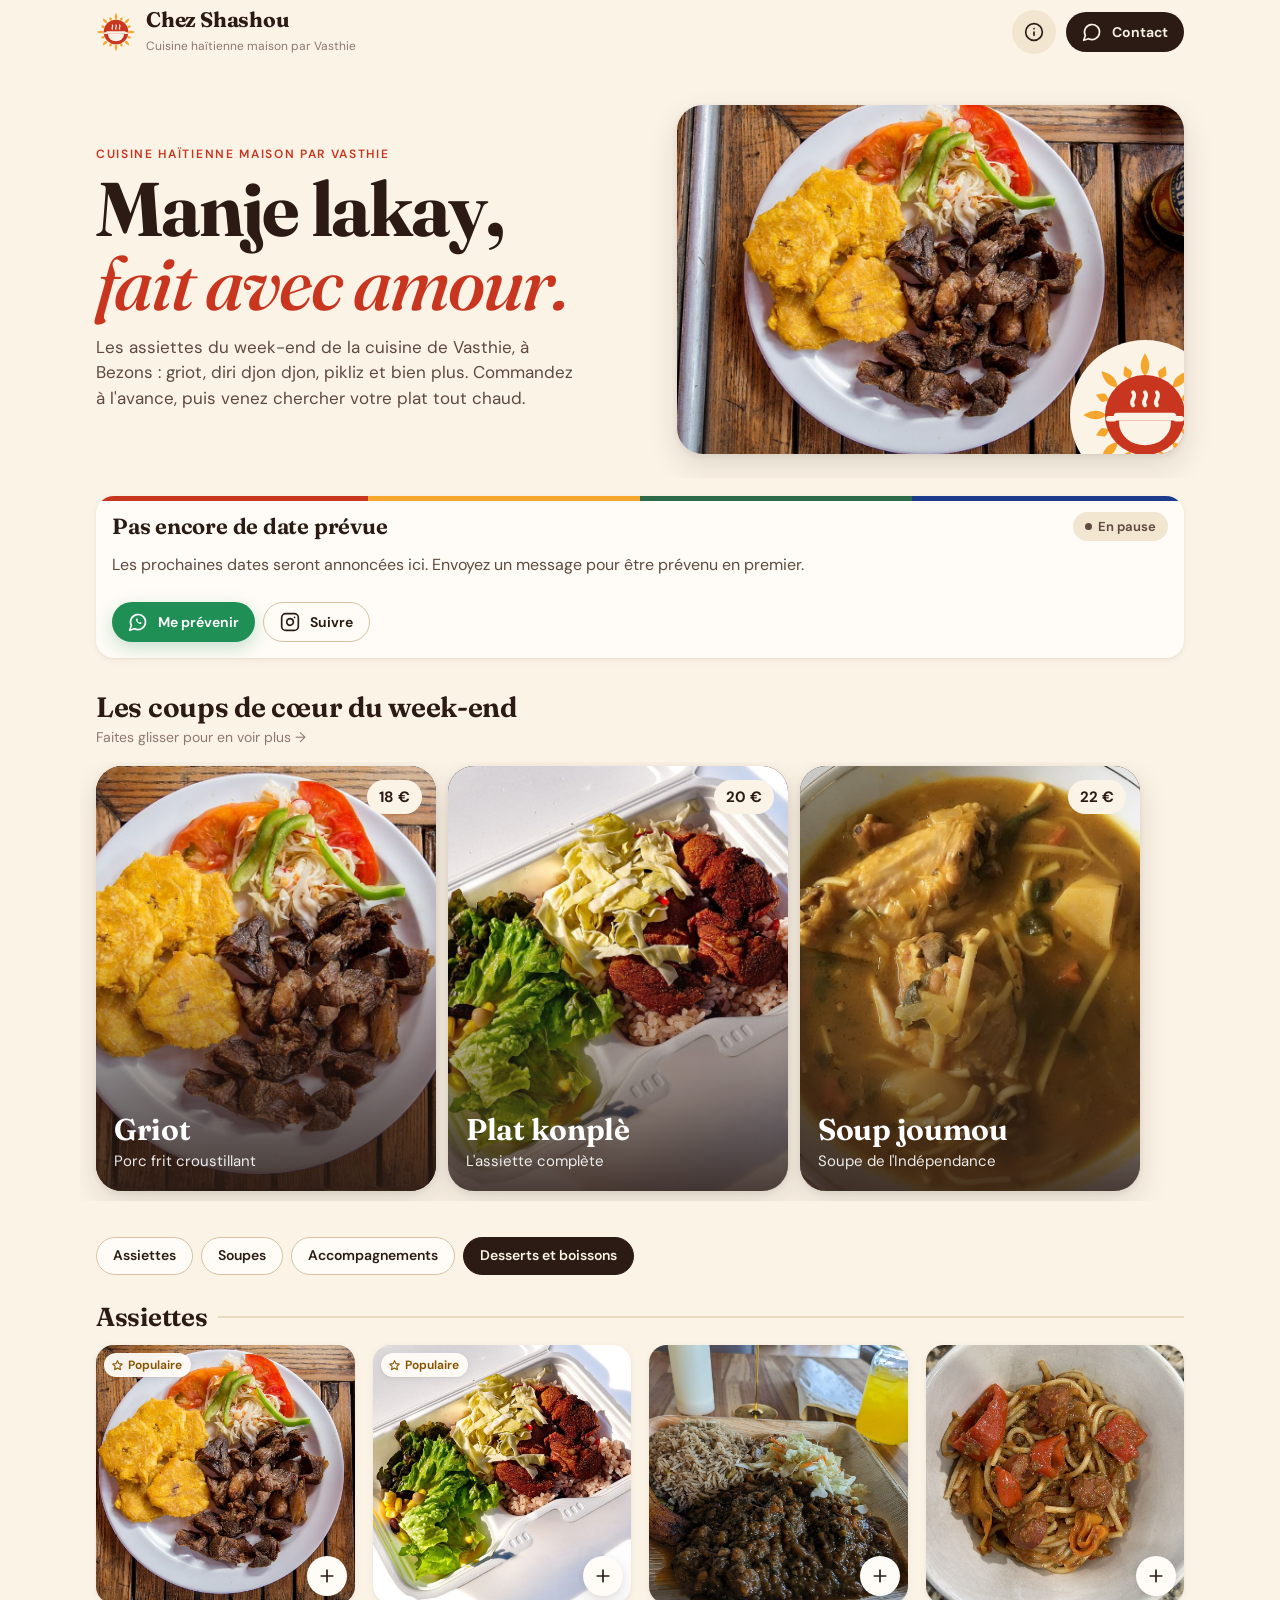
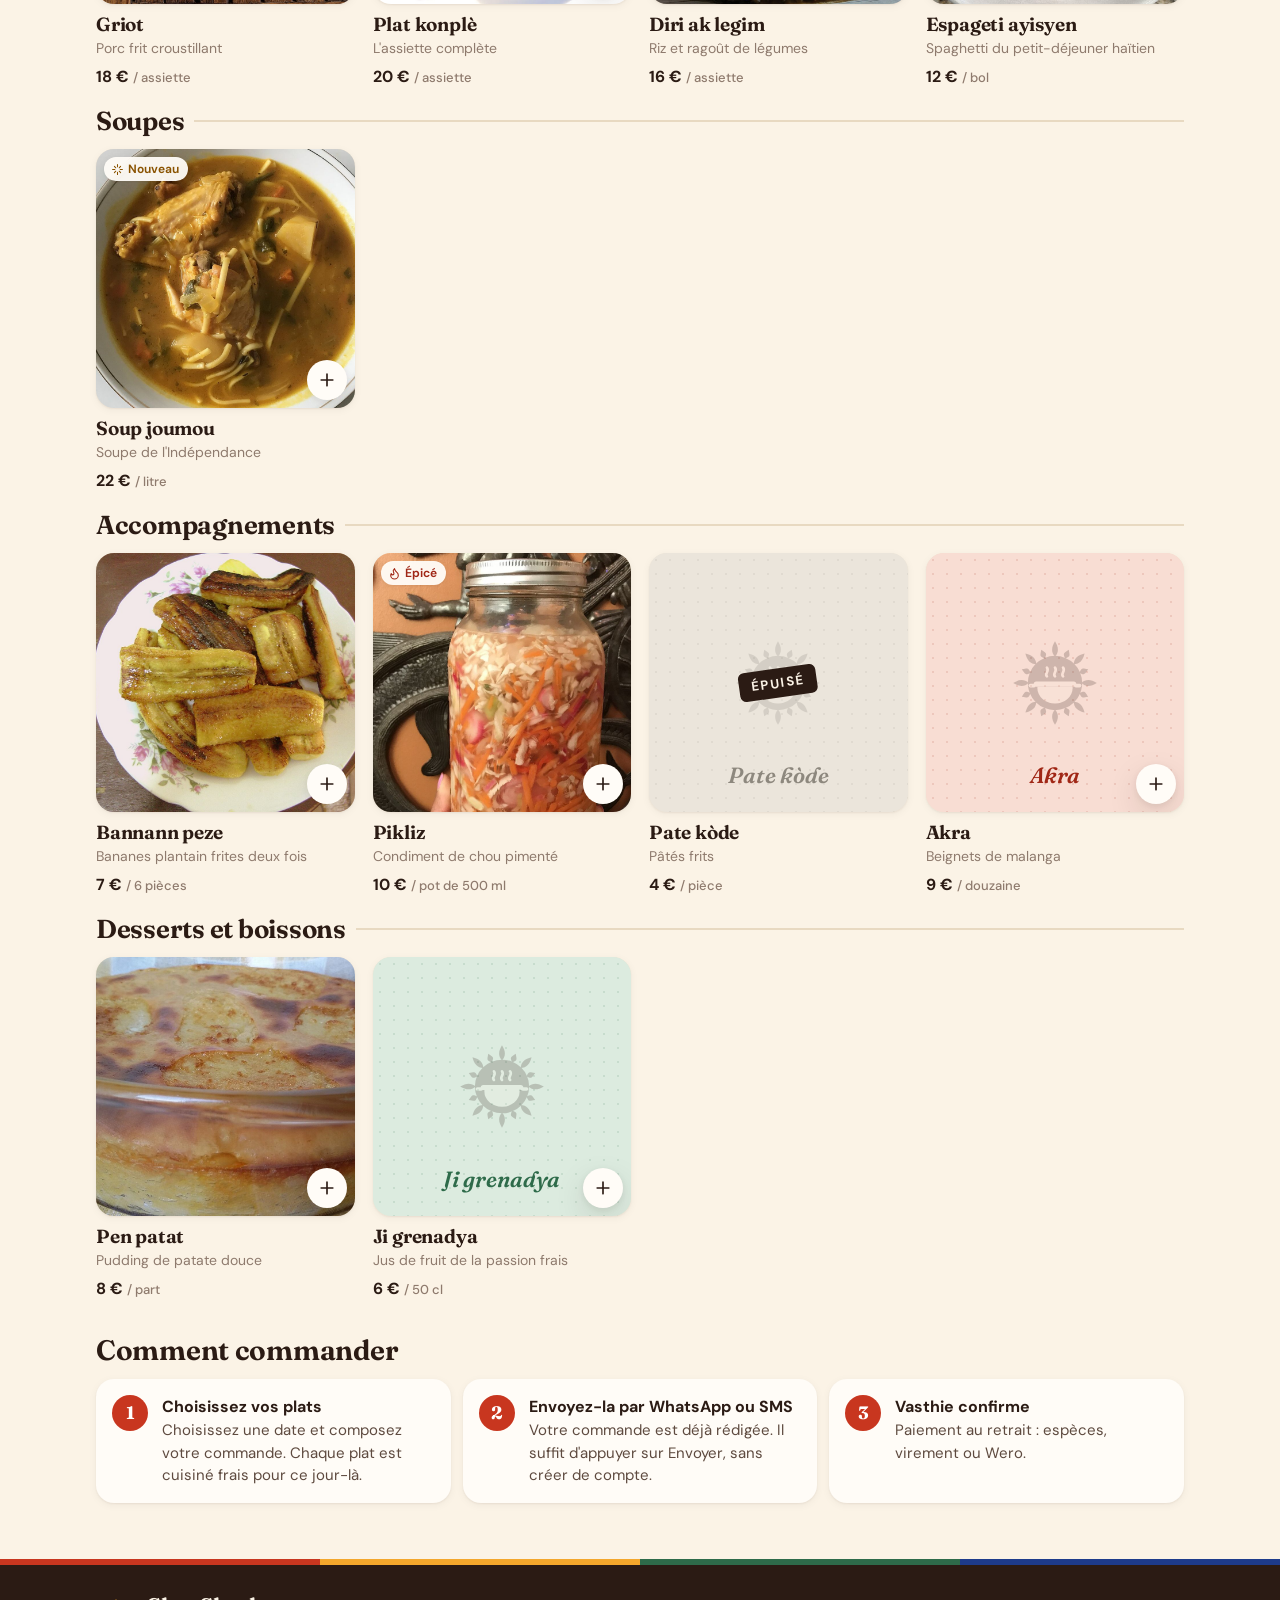
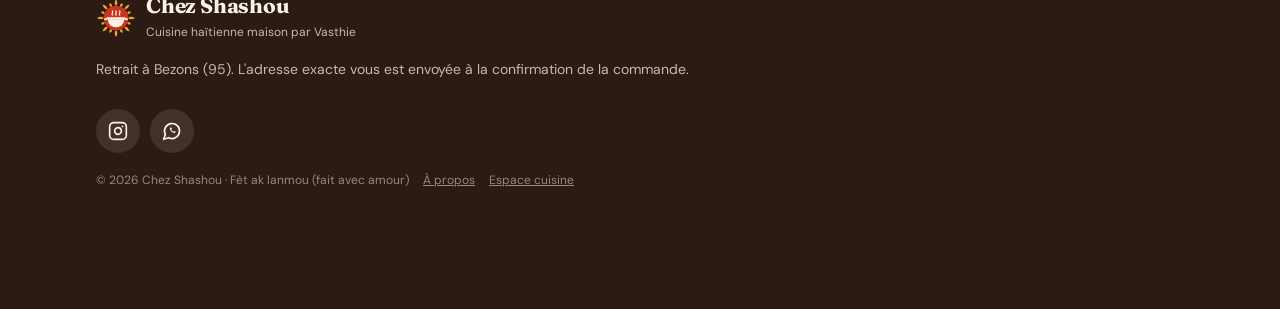
<file: index.html>
<!doctype html>
<html lang="fr">
<head>
  <meta charset="utf-8">
  <meta name="viewport" content="width=device-width, initial-scale=1, viewport-fit=cover">
  <title>Chez Shashou · Cuisine haïtienne maison par Vasthie</title>
  <meta name="description" content="Cuisine haïtienne maison par Vasthie (Shashou). Griot, diri djon djon, pikliz et plus encore. Commandez à l'avance pour le week-end, retrait à Bezons.">
  <meta name="theme-color" content="#FBF3E6">
  <meta property="og:title" content="Chez Shashou">
  <meta property="og:description" content="Cuisine haïtienne maison par Vasthie. Commandez à l'avance pour le week-end.">
  <meta property="og:image" content="images/dishes/griot.jpg">
  <link rel="icon" href="assets/img/icon.svg" type="image/svg+xml">
  <link rel="apple-touch-icon" href="assets/img/icon-180.png">
  <link rel="manifest" href="manifest.webmanifest">
  <meta name="apple-mobile-web-app-capable" content="yes">
  <meta name="apple-mobile-web-app-title" content="Chez Shashou">
  <link rel="preconnect" href="https://fonts.googleapis.com">
  <link rel="preconnect" href="https://fonts.gstatic.com" crossorigin>
  <link href="https://fonts.googleapis.com/css2?family=DM+Sans:opsz,wght@9..40,400..700&family=Fraunces:ital,opsz,wght@0,9..144,400..800;1,9..144,400..700&display=swap" rel="stylesheet">
  <link rel="stylesheet" href="assets/css/brand.css">
  <link rel="stylesheet" href="assets/css/app.css">
  <link rel="modulepreload" href="assets/js/shared.js">
</head>
<body>
  <div id="app" aria-live="polite"></div>
  <noscript><p style="padding:24px">Activez JavaScript pour voir le menu.</p></noscript>
  <script type="module" src="assets/js/app.js"></script>
</body>
</html>
</file>
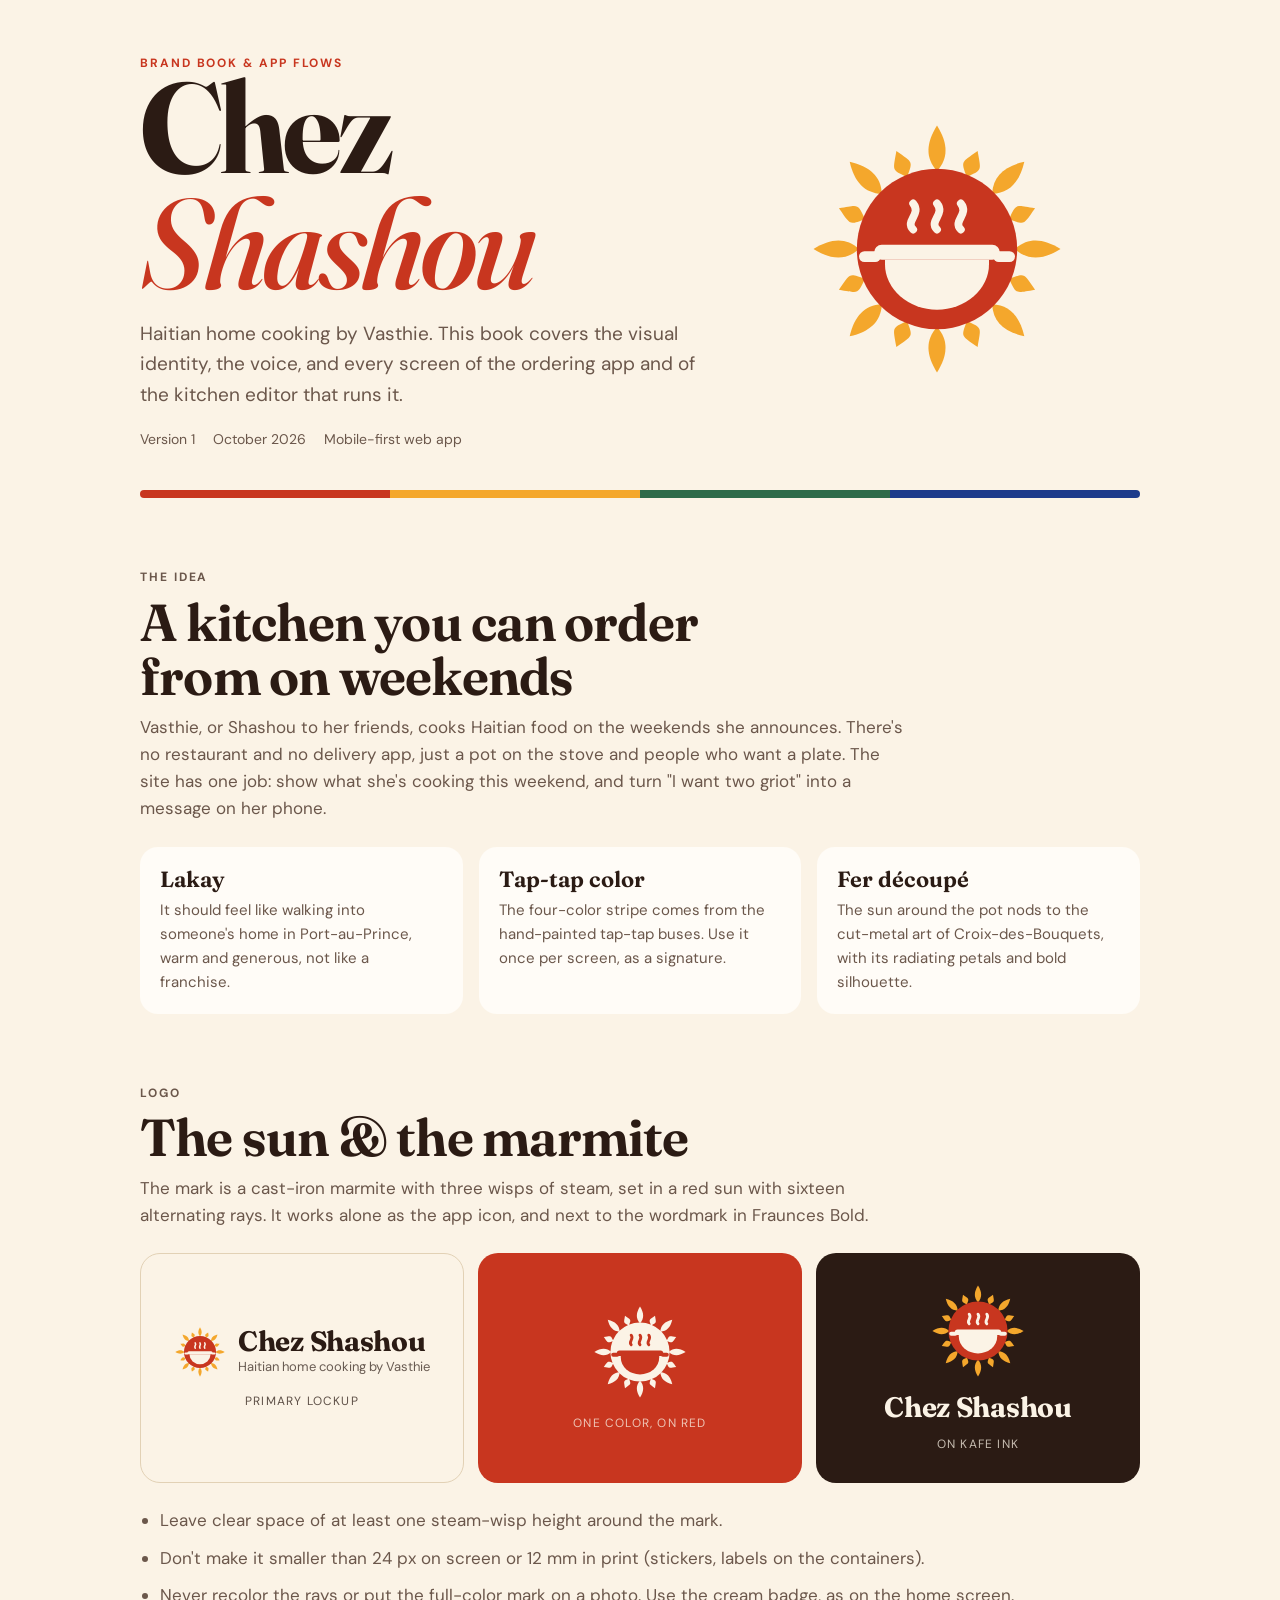
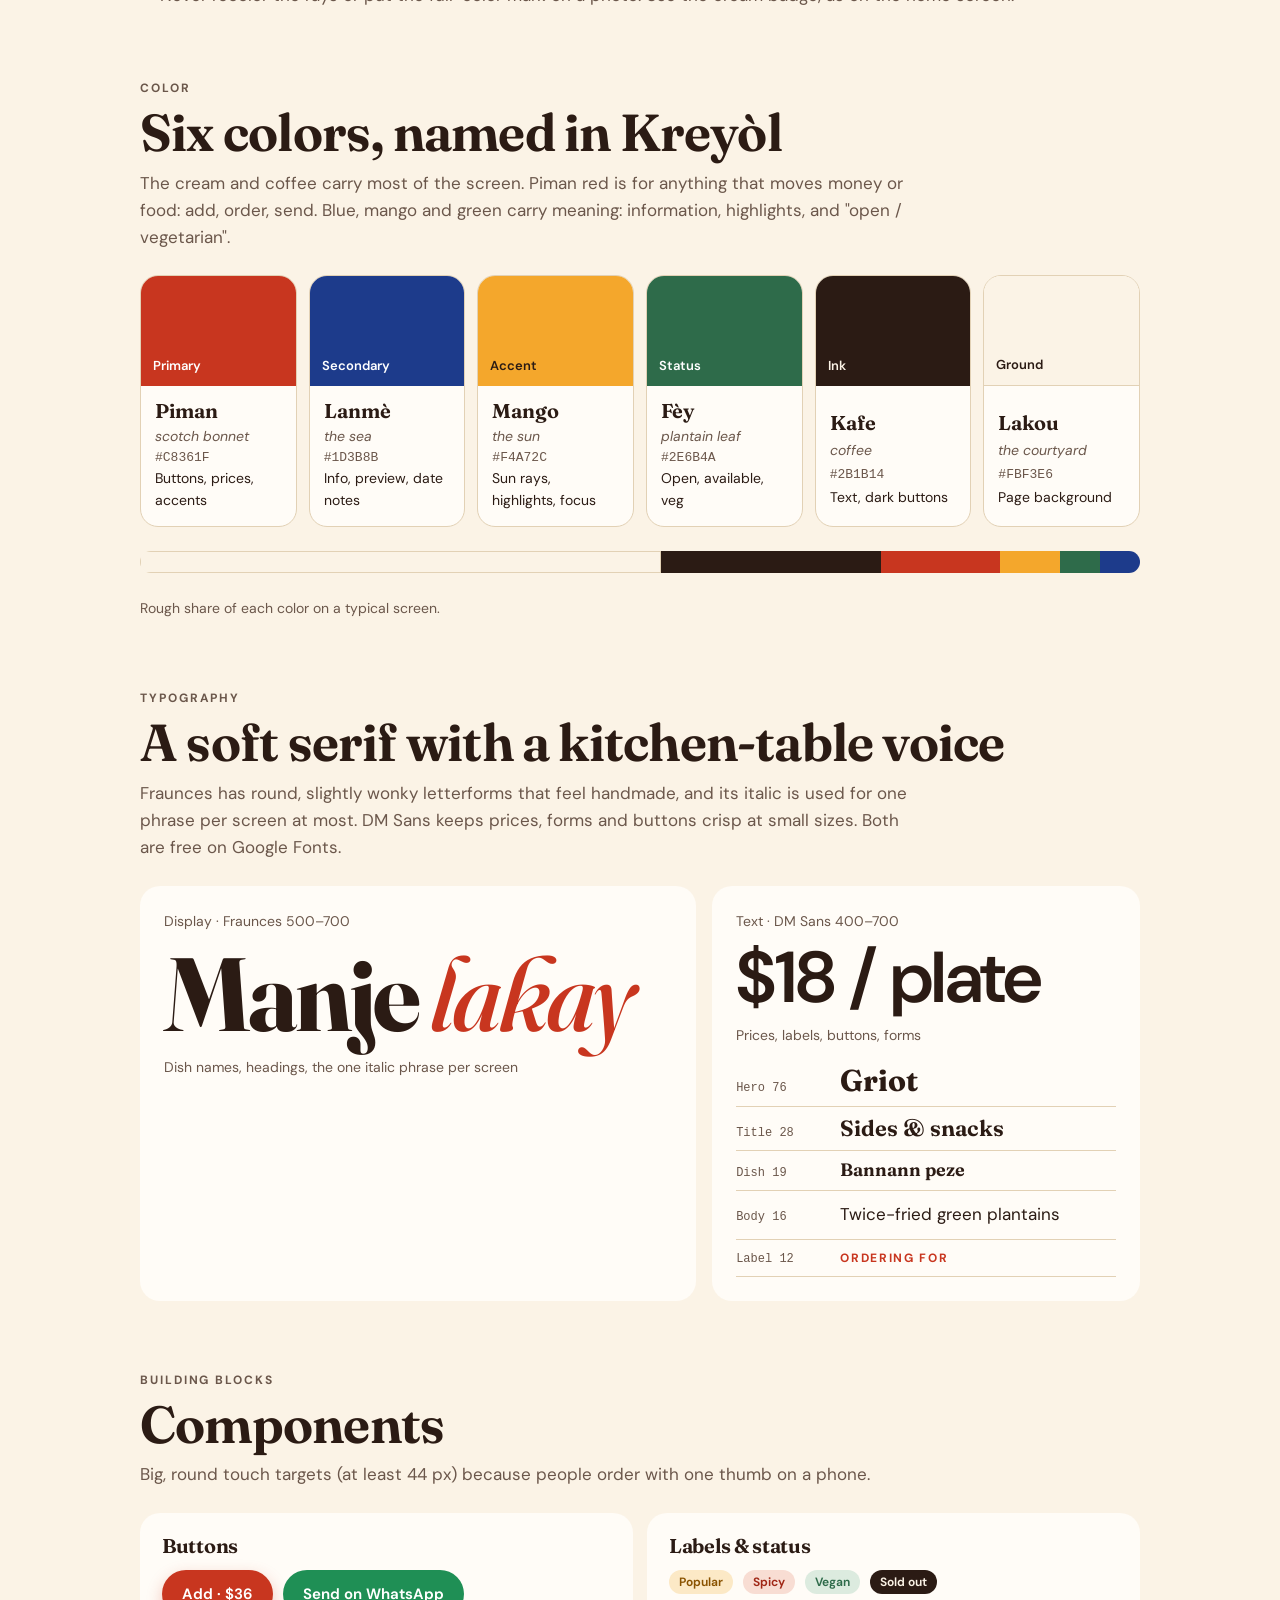
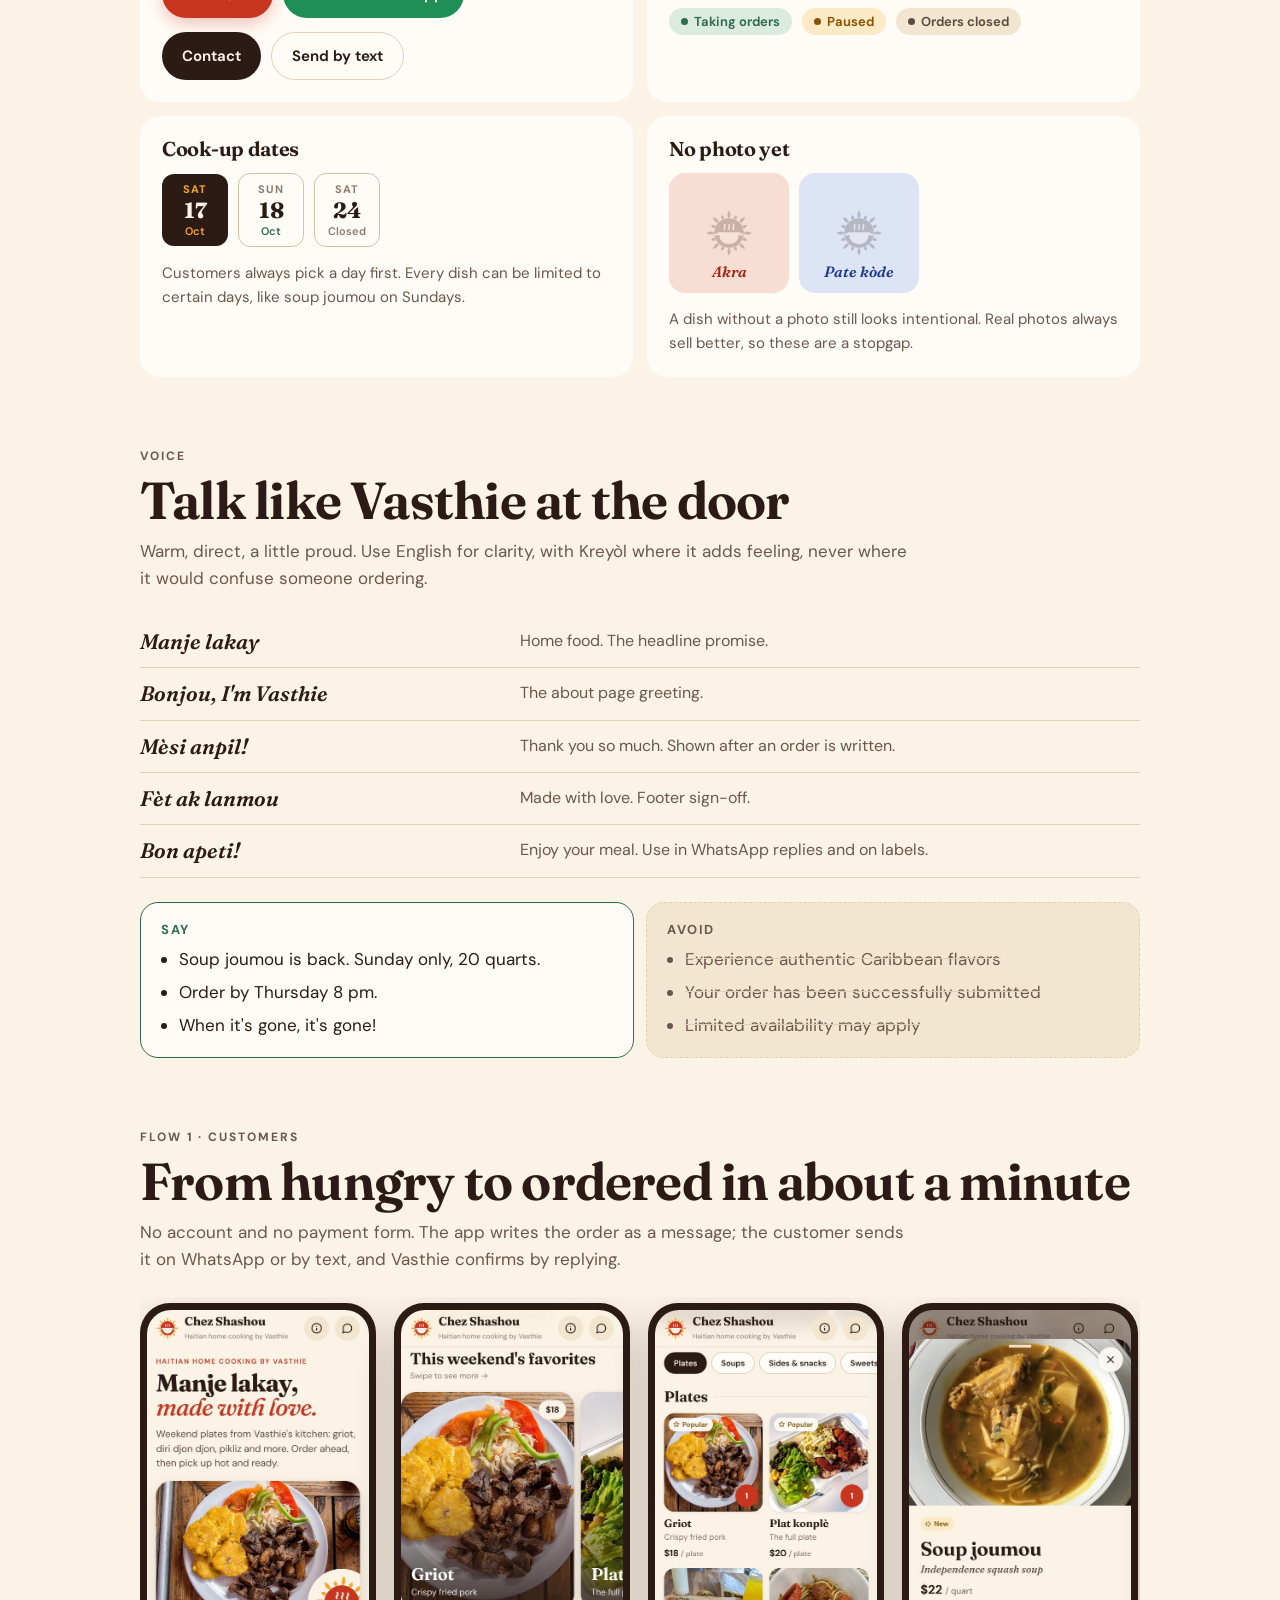
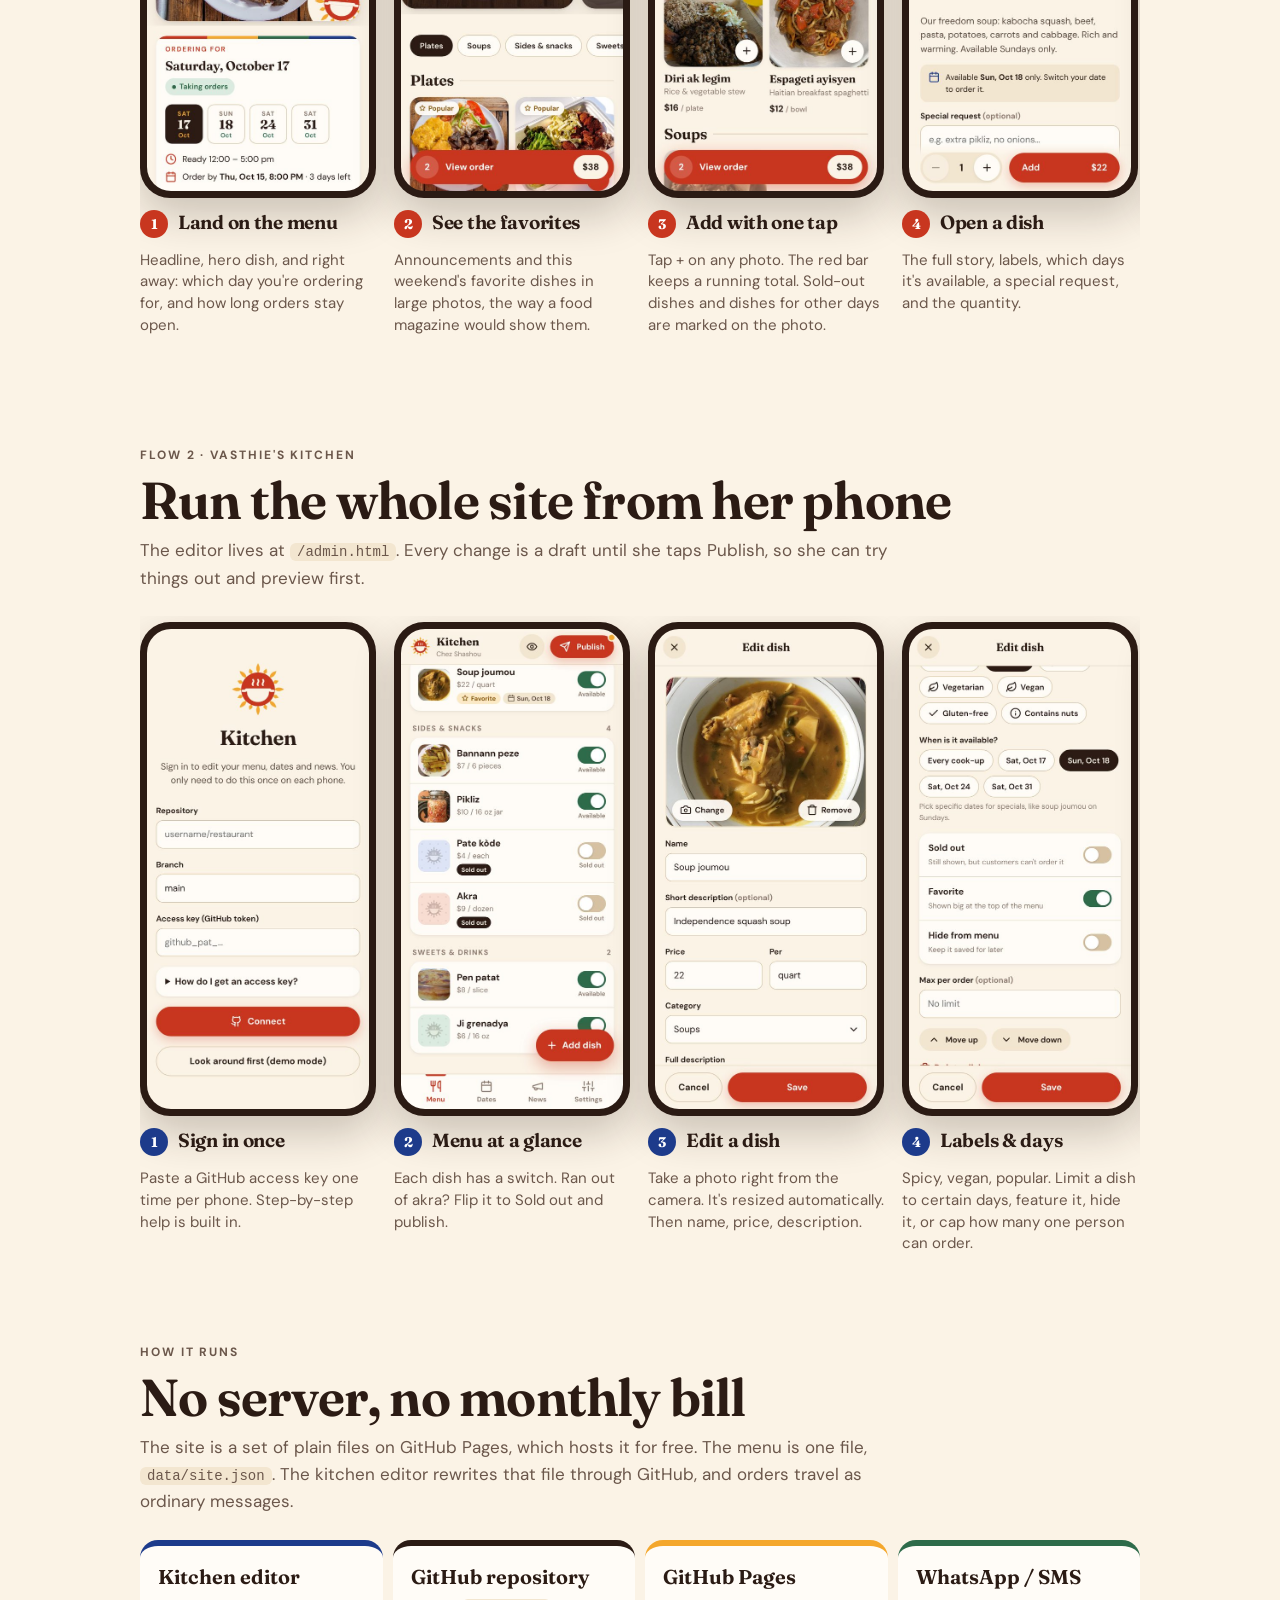
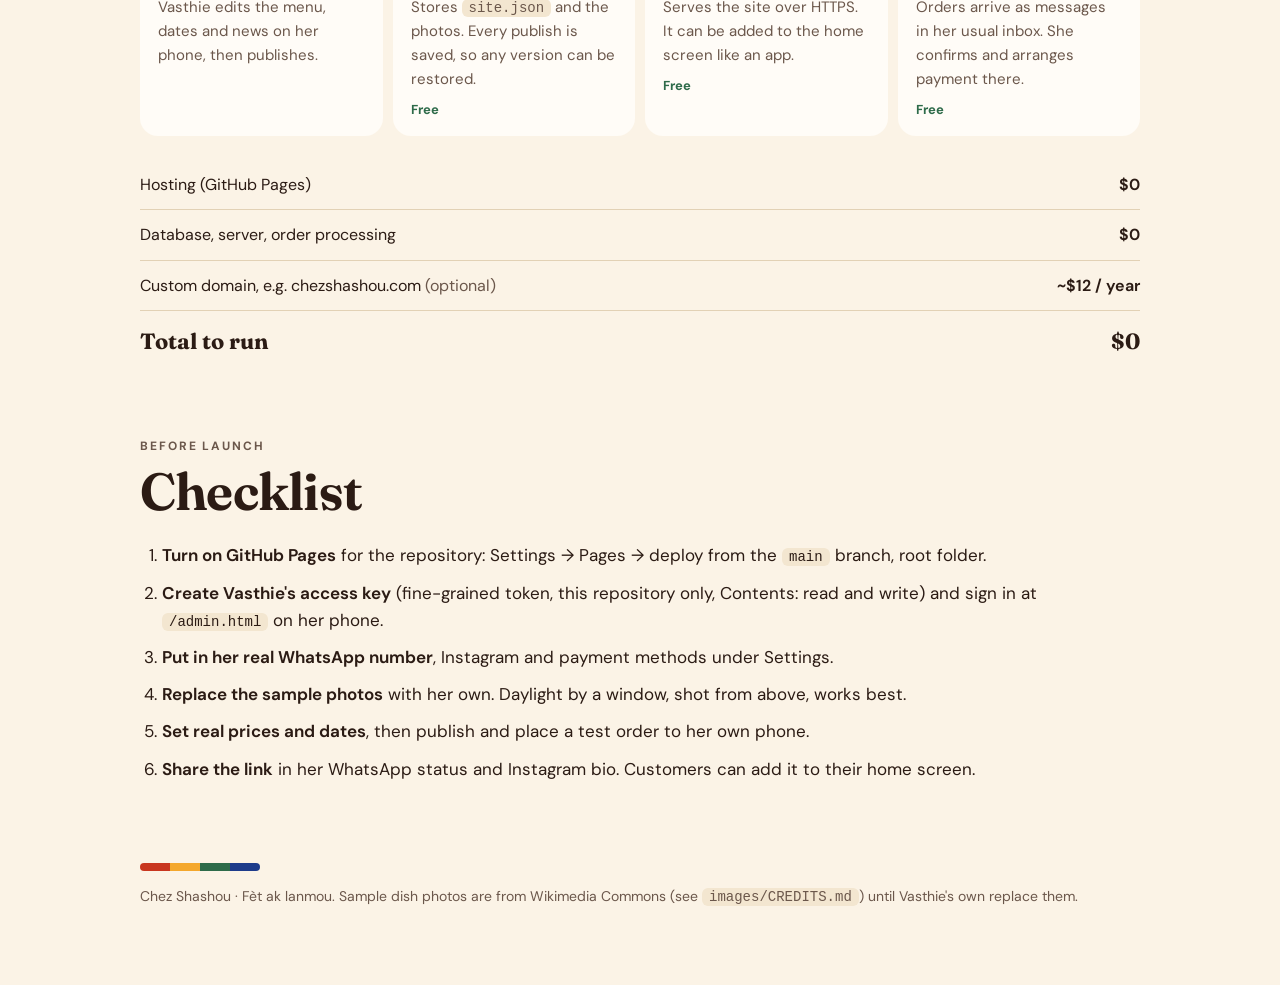
<file: brand/index.html>
<!doctype html>
<html lang="en">
<head>
<meta charset="utf-8">
<meta name="viewport" content="width=device-width, initial-scale=1, viewport-fit=cover">
<!--CONTENT-START-->
<title>Chez Shashou Brand Book</title>
<link rel="preconnect" href="https://fonts.googleapis.com">
<link rel="preconnect" href="https://fonts.gstatic.com" crossorigin>
<link rel="stylesheet" href="https://fonts.googleapis.com/css2?family=DM+Sans:opsz,wght@9..40,400..700&family=Fraunces:ital,opsz,wght@0,9..144,400..800;1,9..144,400..700&display=swap">
<style>
/* Layout: one editorial column; flows break out into horizontal phone rails. */
:root {
  --piman: #C8361F; --lanme: #1D3B8B; --mango: #F4A72C; --fey: #2E6B4A; --kafe: #2B1B14; --lakou: #FBF3E6;
  --bg: #FBF3E6; --fg: #2B1B14; --muted: #6B574B; --surface: #FFFCF7; --sunk: #F3E6D0; --line: #E2D1B5; --accent: #C8361F;
  --display: "Fraunces", "Iowan Old Style", Georgia, serif;
  --body: "DM Sans", system-ui, -apple-system, "Segoe UI", sans-serif;
  --stripe: linear-gradient(90deg, var(--piman) 0 25%, var(--mango) 25% 50%, var(--fey) 50% 75%, var(--lanme) 75% 100%);
}
@media (prefers-color-scheme: dark) { :root:not([data-theme="light"]) { --bg: #1C130F; --fg: #F6EAD8; --muted: #C4AE9C; --surface: #2A1D17; --sunk: #241914; --line: #44332A; --accent: #F07A5F; color-scheme: dark; } }
:root[data-theme="dark"] { --bg: #1C130F; --fg: #F6EAD8; --muted: #C4AE9C; --surface: #2A1D17; --sunk: #241914; --line: #44332A; --accent: #F07A5F; color-scheme: dark; }

* { box-sizing: border-box; }
body { margin: 0; background: var(--bg); color: var(--fg); font: 400 17px/1.6 var(--body); -webkit-font-smoothing: antialiased; }
.page { max-width: 1040px; margin: 0 auto; padding-inline: 20px; padding-block: 0 80px; }
h1, h2, h3 { font-family: var(--display); font-weight: 650; line-height: 1.05; letter-spacing: -.015em; margin: 0; text-wrap: balance; }
p { margin: 0; max-width: 64ch; }
.eyebrow { font: 700 12px/1.2 var(--body); letter-spacing: .16em; text-transform: uppercase; color: var(--accent); }
.muted { color: var(--muted); }
:focus-visible { outline: 3px solid var(--mango); outline-offset: 2px; }

/* Hero */
.hero { display: grid; gap: 28px; align-items: center; padding-block: 56px 40px; }
.hero .sun { width: min(260px, 60vw); aspect-ratio: 1; justify-self: center; }
.hero .sun img { width: 100%; animation: spin 80s linear infinite; }
@keyframes spin { to { transform: rotate(360deg); } }
.hero h1 { font-size: clamp(56px, 14vw, 128px); font-weight: 700; letter-spacing: -.035em; line-height: .9; }
.hero h1 em { font-style: italic; font-weight: 500; color: var(--accent); display: block; }
.hero .meta { display: flex; flex-wrap: wrap; gap: 8px 18px; margin-top: 18px; font-size: 14px; color: var(--muted); }
.stripe { height: 8px; border-radius: 4px; background: var(--stripe); }
@media (min-width: 820px) { .hero { grid-template-columns: 1.4fr 1fr; } }

section { padding-top: 72px; display: grid; gap: 24px; }
.sec-head { display: grid; gap: 10px; }
.sec-head h2 { font-size: clamp(34px, 6vw, 52px); }
.sec-head p { color: var(--muted); }

/* Idea */
.idea { display: grid; gap: 16px; }
@media (min-width: 760px) { .idea { grid-template-columns: repeat(3, 1fr); } }
.idea div { padding: 20px; background: var(--surface); border-radius: 18px; display: grid; gap: 6px; align-content: start; }
.idea b { font: 650 22px/1.15 var(--display); }
.idea span { color: var(--muted); font-size: 15px; }

.gloss { width: 100%; border-collapse: collapse; font-size: 16px; }
.gloss td { padding: 12px 0; border-bottom: 1px solid var(--line); vertical-align: top; }
.gloss td:first-child { font: italic 600 21px/1.3 var(--display); width: 38%; padding-right: 16px; }
.gloss td:last-child { color: var(--muted); }

/* Logo */
.logos { display: grid; gap: 14px; grid-template-columns: repeat(auto-fit, minmax(220px, 1fr)); }
.logo-tile { border-radius: 20px; padding: 28px 22px; display: grid; justify-items: center; gap: 14px; text-align: center; min-height: 230px; align-content: center; }
.logo-tile img { width: 96px; }
.logo-tile .wm { font: 700 28px/1 var(--display); letter-spacing: -.01em; }
.logo-tile small { font-size: 12px; letter-spacing: .1em; text-transform: uppercase; opacity: .75; }
.t-cream { background: #FBF3E6; color: #2B1B14; border: 1px solid #E2D1B5; }
.t-red { background: #C8361F; color: #FBF3E6; }
.t-ink { background: #2B1B14; color: #FBF3E6; }
.lockup { display: flex; align-items: center; gap: 12px; }
.lockup img { width: 52px; }
.lockup .wm { text-align: left; }
.lockup .wm span { display: block; font: 400 13px/1.3 var(--body); opacity: .7; margin-top: 4px; letter-spacing: 0; }
.rules { display: grid; gap: 10px; padding-left: 20px; margin: 0; color: var(--muted); }

/* Color */
.swatches { display: grid; gap: 12px; grid-template-columns: repeat(auto-fit, minmax(150px, 1fr)); }
.sw { border-radius: 18px; overflow: hidden; background: var(--surface); border: 1px solid var(--line); display: grid; }
.sw .chip { height: 110px; display: flex; align-items: end; padding: 12px; font: 600 13px var(--body); }
.sw .info { padding: 12px 14px 14px; display: grid; gap: 2px; }
.sw b { font: 650 20px var(--display); }
.sw i { font-style: italic; color: var(--muted); font-size: 14px; }
.sw code { font: 500 13px ui-monospace, "SF Mono", Menlo, monospace; color: var(--muted); font-variant-numeric: tabular-nums; }
.sw span { font-size: 14px; }
.ratio { display: flex; height: 22px; border-radius: 11px; overflow: hidden; }
.ratio i { display: block; }

/* Type */
.type { display: grid; gap: 16px; }
@media (min-width: 820px) { .type { grid-template-columns: 1.3fr 1fr; } }
.spec { background: var(--surface); border-radius: 20px; padding: 24px; display: grid; gap: 10px; align-content: start; min-width: 0; }
.spec .big { font: 700 clamp(64px, 12vw, 104px)/1 var(--display); letter-spacing: -.03em; }
.spec .big em { font-weight: 500; color: var(--accent); }
.spec .body-big { font: 600 clamp(44px, 9vw, 72px)/1 var(--body); letter-spacing: -.02em; }
.spec small { color: var(--muted); font-size: 14px; }
.scale { display: grid; gap: 0; }
.scale div { display: grid; grid-template-columns: 92px 1fr; gap: 12px; align-items: baseline; padding: 10px 0; border-bottom: 1px solid var(--line); }
.scale code { font: 500 12px ui-monospace, Menlo, monospace; color: var(--muted); }

/* Components */
.comp { display: grid; gap: 14px; }
@media (min-width: 820px) { .comp { grid-template-columns: 1fr 1fr; } }
.comp > div { background: var(--surface); border-radius: 20px; padding: 22px; display: grid; gap: 14px; align-content: start; }
.comp h3 { font-size: 20px; }
.row { display: flex; flex-wrap: wrap; gap: 10px; align-items: center; }
.btn { display: inline-flex; align-items: center; gap: 8px; min-height: 48px; padding: 0 20px; border-radius: 999px; font: 650 15px var(--body); border: 0; }
.b-red { background: #C8361F; color: #fff; box-shadow: 0 6px 16px rgba(200,54,31,.28); }
.b-wa { background: #1F8F55; color: #fff; }
.b-ink { background: #2B1B14; color: #FBF3E6; }
.b-ghost { background: transparent; color: var(--fg); border: 1.5px solid var(--line); }
.tag { display: inline-flex; padding: 4px 10px; border-radius: 999px; font: 650 12px var(--body); }
.pill { display: inline-flex; align-items: center; gap: 6px; padding: 5px 12px; border-radius: 999px; font: 650 13px var(--body); }
.pill::before { content: ""; width: 7px; height: 7px; border-radius: 50%; background: currentColor; }
.ph { width: 120px; aspect-ratio: 1; border-radius: 16px; display: grid; place-items: center; position: relative; overflow: hidden; }
.ph img { width: 40%; opacity: .22; }
.ph span { position: absolute; bottom: 12px; font: italic 600 15px var(--display); }
.date-tile { display: grid; justify-items: center; width: 66px; padding: 8px 0; border-radius: 12px; line-height: 1.1; }
.date-tile small { font: 700 11px var(--body); letter-spacing: .08em; }
.date-tile b { font: 700 22px var(--display); }
.date-tile i { font: 600 11px var(--body); font-style: normal; }

/* Voice */
.voice { display: grid; gap: 12px; }
@media (min-width: 760px) { .voice { grid-template-columns: 1fr 1fr; } }
.voice div { padding: 18px 20px; border-radius: 18px; display: grid; gap: 8px; align-content: start; }
.v-yes { background: var(--surface); border: 1.5px solid var(--fey); }
.v-no { background: var(--sunk); border: 1.5px dashed var(--line); }
.voice h3 { font: 700 13px var(--body); letter-spacing: .12em; text-transform: uppercase; }
.v-yes h3 { color: var(--fey); }
.v-no h3 { color: var(--muted); }
.voice ul { margin: 0; padding-left: 18px; display: grid; gap: 6px; }
.v-no li { color: var(--muted); text-decoration: line-through; text-decoration-color: var(--line); }

/* Flows */
.flow-intro { display: flex; flex-wrap: wrap; justify-content: space-between; align-items: end; gap: 12px; }
.rail { display: flex; gap: 18px; overflow-x: auto; padding: 6px 2px 18px; scroll-snap-type: x mandatory; }
.step { flex: none; width: 236px; display: grid; gap: 12px; align-content: start; scroll-snap-align: start; }
.phone { border-radius: 30px; padding: 7px; background: #2B1B14; box-shadow: 0 18px 40px rgba(43,27,20,.22); }
.phone img { display: block; width: 100%; border-radius: 24px; aspect-ratio: 520 / 1125; height: auto; }
.step .n { display: flex; gap: 10px; align-items: baseline; }
.step .n b { flex: none; width: 28px; height: 28px; border-radius: 50%; background: var(--piman); color: #fff; display: grid; place-items: center; font: 700 14px var(--display); }
.step h3 { font-size: 19px; }
.step p { color: var(--muted); font-size: 15px; line-height: 1.45; }
.kitchen .step .n b { background: var(--lanme); }

/* Architecture */
.arch { display: grid; gap: 10px; }
@media (min-width: 900px) { .arch { grid-template-columns: repeat(4, 1fr); align-items: stretch; } }
.node { background: var(--surface); border-radius: 18px; padding: 18px; display: grid; gap: 6px; align-content: start; border-top: 6px solid var(--c); position: relative; min-width: 0; }
.node b { font: 650 20px var(--display); }
.node span { color: var(--muted); font-size: 15px; }
.node .cost { font: 700 13px var(--body); color: var(--fey); margin-top: 4px; }
.arrow { display: none; }
.costs { width: 100%; border-collapse: collapse; font-size: 16px; }
.costs td { padding: 12px 0; border-bottom: 1px solid var(--line); }
.costs td:last-child { text-align: right; font-variant-numeric: tabular-nums; font-weight: 650; }
.costs tr.total td { border-bottom: 0; font: 700 22px var(--display); padding-top: 16px; }
.checklist { margin: 0; padding-left: 22px; display: grid; gap: 10px; }
.checklist b { font-weight: 650; }
.foot { margin-top: 80px; display: grid; gap: 14px; justify-items: start; color: var(--muted); font-size: 14px; }
code.k { background: var(--sunk); padding: 1px 7px; border-radius: 6px; font: 500 14px ui-monospace, Menlo, monospace; }

@media (prefers-reduced-motion: reduce) { .hero .sun img { animation: none; } }
</style>

<div class="page">
  <header class="hero">
    <div>
      <p class="eyebrow">Brand book &amp; app flows</p>
      <h1>Chez<em>Shashou</em></h1>
      <p class="muted" style="margin-top:18px;font-size:19px">Haitian home cooking by Vasthie. This book covers the visual identity, the voice, and every screen of the ordering app and of the kitchen editor that runs it.</p>
      <div class="meta"><span>Version 1</span><span>October 2026</span><span>Mobile-first web app</span></div>
    </div>
    <div class="sun"><img src="screens/mark.svg" alt="The Chez Shashou mark: a red marmite pot with three wisps of steam inside a mango-yellow sun"></div>
  </header>
  <div class="stripe" role="presentation"></div>

  <section id="idea">
    <div class="sec-head"><p class="eyebrow">The idea</p><h2>A kitchen you can order from on weekends</h2>
      <p>Vasthie, or Shashou to her friends, cooks Haitian food on the weekends she announces. There's no restaurant and no delivery app, just a pot on the stove and people who want a plate. The site has one job: show what she's cooking this weekend, and turn "I want two griot" into a message on her phone.</p></div>
    <div class="idea">
      <div><b>Lakay</b><span>It should feel like walking into someone's home in Port-au-Prince, warm and generous, not like a franchise.</span></div>
      <div><b>Tap-tap color</b><span>The four-color stripe comes from the hand-painted tap-tap buses. Use it once per screen, as a signature.</span></div>
      <div><b>Fer découpé</b><span>The sun around the pot nods to the cut-metal art of Croix-des-Bouquets, with its radiating petals and bold silhouette.</span></div>
    </div>
  </section>

  <section id="logo">
    <div class="sec-head"><p class="eyebrow">Logo</p><h2>The sun &amp; the marmite</h2>
      <p>The mark is a cast-iron marmite with three wisps of steam, set in a red sun with sixteen alternating rays. It works alone as the app icon, and next to the wordmark in Fraunces Bold.</p></div>
    <div class="logos">
      <div class="logo-tile t-cream"><div class="lockup"><img src="screens/mark.svg" alt=""><div class="wm">Chez Shashou<span>Haitian home cooking by Vasthie</span></div></div><small>Primary lockup</small></div>
      <div class="logo-tile t-red"><img src="screens/mark-cream.svg" alt=""><small>One color, on red</small></div>
      <div class="logo-tile t-ink"><img src="screens/mark.svg" alt=""><div class="wm">Chez Shashou</div><small>On kafe ink</small></div>
    </div>
    <ul class="rules">
      <li>Leave clear space of at least one steam-wisp height around the mark.</li>
      <li>Don't make it smaller than 24 px on screen or 12 mm in print (stickers, labels on the containers).</li>
      <li>Never recolor the rays or put the full-color mark on a photo. Use the cream badge, as on the home screen.</li>
    </ul>
  </section>

  <section id="color">
    <div class="sec-head"><p class="eyebrow">Color</p><h2>Six colors, named in Kreyòl</h2>
      <p>The cream and coffee carry most of the screen. Piman red is for anything that moves money or food: add, order, send. Blue, mango and green carry meaning: information, highlights, and "open / vegetarian".</p></div>
    <div class="swatches">
      <div class="sw"><div class="chip" style="background:#C8361F;color:#fff">Primary</div><div class="info"><b>Piman</b><i>scotch bonnet</i><code>#C8361F</code><span>Buttons, prices, accents</span></div></div>
      <div class="sw"><div class="chip" style="background:#1D3B8B;color:#fff">Secondary</div><div class="info"><b>Lanmè</b><i>the sea</i><code>#1D3B8B</code><span>Info, preview, date notes</span></div></div>
      <div class="sw"><div class="chip" style="background:#F4A72C;color:#2B1B14">Accent</div><div class="info"><b>Mango</b><i>the sun</i><code>#F4A72C</code><span>Sun rays, highlights, focus</span></div></div>
      <div class="sw"><div class="chip" style="background:#2E6B4A;color:#fff">Status</div><div class="info"><b>Fèy</b><i>plantain leaf</i><code>#2E6B4A</code><span>Open, available, veg</span></div></div>
      <div class="sw"><div class="chip" style="background:#2B1B14;color:#FBF3E6">Ink</div><div class="info"><b>Kafe</b><i>coffee</i><code>#2B1B14</code><span>Text, dark buttons</span></div></div>
      <div class="sw"><div class="chip" style="background:#FBF3E6;color:#2B1B14;border-bottom:1px solid #E2D1B5">Ground</div><div class="info"><b>Lakou</b><i>the courtyard</i><code>#FBF3E6</code><span>Page background</span></div></div>
    </div>
    <div class="ratio" role="img" aria-label="Rough proportion of each color on a screen: mostly cream and ink, a little red, touches of blue, mango and green">
      <i style="flex:52;background:#FBF3E6;border:1px solid #E2D1B5"></i><i style="flex:22;background:#2B1B14"></i><i style="flex:12;background:#C8361F"></i><i style="flex:6;background:#F4A72C"></i><i style="flex:4;background:#2E6B4A"></i><i style="flex:4;background:#1D3B8B"></i>
    </div>
    <p class="muted" style="font-size:14px">Rough share of each color on a typical screen.</p>
  </section>

  <section id="type">
    <div class="sec-head"><p class="eyebrow">Typography</p><h2>A soft serif with a kitchen-table voice</h2>
      <p>Fraunces has round, slightly wonky letterforms that feel handmade, and its italic is used for one phrase per screen at most. DM Sans keeps prices, forms and buttons crisp at small sizes. Both are free on Google Fonts.</p></div>
    <div class="type">
      <div class="spec"><small>Display · Fraunces 500–700</small><div class="big">Manje <em>lakay</em></div><small>Dish names, headings, the one italic phrase per screen</small></div>
      <div class="spec"><small>Text · DM Sans 400–700</small><div class="body-big">$18 / plate</div><small>Prices, labels, buttons, forms</small>
        <div class="scale">
          <div><code>Hero 76</code><span style="font:700 30px/1 var(--display)">Griot</span></div>
          <div><code>Title 28</code><span style="font:650 22px/1 var(--display)">Sides &amp; snacks</span></div>
          <div><code>Dish 19</code><span style="font:650 18px/1 var(--display)">Bannann peze</span></div>
          <div><code>Body 16</code><span>Twice-fried green plantains</span></div>
          <div><code>Label 12</code><span style="font:700 12px var(--body);letter-spacing:.14em;text-transform:uppercase;color:var(--accent)">Ordering for</span></div>
        </div></div>
    </div>
  </section>

  <section id="components">
    <div class="sec-head"><p class="eyebrow">Building blocks</p><h2>Components</h2><p>Big, round touch targets (at least 44 px) because people order with one thumb on a phone.</p></div>
    <div class="comp">
      <div><h3>Buttons</h3><div class="row"><span class="btn b-red">Add · $36</span><span class="btn b-wa">Send on WhatsApp</span></div><div class="row"><span class="btn b-ink">Contact</span><span class="btn b-ghost">Send by text</span></div></div>
      <div><h3>Labels &amp; status</h3>
        <div class="row"><span class="tag" style="background:#FCE9C6;color:#8A5300">Popular</span><span class="tag" style="background:#F8DDD3;color:#A02716">Spicy</span><span class="tag" style="background:#DCEBDF;color:#2E6B4A">Vegan</span><span class="tag" style="background:#2B1B14;color:#FBF3E6">Sold out</span></div>
        <div class="row"><span class="pill" style="background:#DCEBDF;color:#2E6B4A">Taking orders</span><span class="pill" style="background:#FCE9C6;color:#8A5300">Paused</span><span class="pill" style="background:#F3E6D0;color:#5E4A3F">Orders closed</span></div></div>
      <div><h3>Cook-up dates</h3><div class="row">
        <span class="date-tile" style="background:#2B1B14;color:#FBF3E6"><small style="color:#F4A72C">SAT</small><b>17</b><i style="color:#F4A72C">Oct</i></span>
        <span class="date-tile" style="background:#FFFCF7;color:#2B1B14;border:1.5px solid #D6C2A3"><small style="color:#8E7A6D">SUN</small><b>18</b><i style="color:#2E6B4A">Oct</i></span>
        <span class="date-tile" style="background:#FFFCF7;color:#2B1B14;border:1.5px solid #D6C2A3"><small style="color:#8E7A6D">SAT</small><b>24</b><i style="color:#8E7A6D">Closed</i></span></div>
        <p class="muted" style="font-size:15px">Customers always pick a day first. Every dish can be limited to certain days, like soup joumou on Sundays.</p></div>
      <div><h3>No photo yet</h3><div class="row">
        <span class="ph" style="background:#F8DDD3;color:#A02716"><img src="screens/mark-mono.svg" alt=""><span>Akra</span></span>
        <span class="ph" style="background:#DDE4F5;color:#1D3B8B"><img src="screens/mark-mono.svg" alt=""><span>Pate kòde</span></span></div>
        <p class="muted" style="font-size:15px">A dish without a photo still looks intentional. Real photos always sell better, so these are a stopgap.</p></div>
    </div>
  </section>

  <section id="voice">
    <div class="sec-head"><p class="eyebrow">Voice</p><h2>Talk like Vasthie at the door</h2>
      <p>Warm, direct, a little proud. Use English for clarity, with Kreyòl where it adds feeling, never where it would confuse someone ordering.</p></div>
    <table class="gloss">
      <tr><td>Manje lakay</td><td>Home food. The headline promise.</td></tr>
      <tr><td>Bonjou, I'm Vasthie</td><td>The about page greeting.</td></tr>
      <tr><td>Mèsi anpil!</td><td>Thank you so much. Shown after an order is written.</td></tr>
      <tr><td>Fèt ak lanmou</td><td>Made with love. Footer sign-off.</td></tr>
      <tr><td>Bon apeti!</td><td>Enjoy your meal. Use in WhatsApp replies and on labels.</td></tr>
    </table>
    <div class="voice">
      <div class="v-yes"><h3>Say</h3><ul><li>Soup joumou is back. Sunday only, 20 quarts.</li><li>Order by Thursday 8 pm.</li><li>When it's gone, it's gone!</li></ul></div>
      <div class="v-no"><h3>Avoid</h3><ul><li>Experience authentic Caribbean flavors</li><li>Your order has been successfully submitted</li><li>Limited availability may apply</li></ul></div>
    </div>
  </section>

  <section id="customer" class="customer">
    <div class="sec-head"><p class="eyebrow">Flow 1 · Customers</p><h2>From hungry to ordered in about a minute</h2>
      <p>No account and no payment form. The app writes the order as a message; the customer sends it on WhatsApp or by text, and Vasthie confirms by replying.</p></div>
    <div class="rail" tabindex="0" aria-label="Customer screens, scroll sideways">
      <div class="step"><div class="phone"><img src="screens/c1-home.jpg" alt="Home screen with the headline, a griot photo and the ordering-for date card" loading="lazy"></div><div class="n"><b>1</b><h3>Land on the menu</h3></div><p>Headline, hero dish, and right away: which day you're ordering for, and how long orders stay open.</p></div>
      <div class="step"><div class="phone"><img src="screens/c2-favorites.jpg" alt="Carousel of favorite dishes with large photos" loading="lazy"></div><div class="n"><b>2</b><h3>See the favorites</h3></div><p>Announcements and this weekend's favorite dishes in large photos, the way a food magazine would show them.</p></div>
      <div class="step"><div class="phone"><img src="screens/c3-menu.jpg" alt="Menu grid with plates, add buttons and a View order bar" loading="lazy"></div><div class="n"><b>3</b><h3>Add with one tap</h3></div><p>Tap + on any photo. The red bar keeps a running total. Sold-out dishes and dishes for other days are marked on the photo.</p></div>
      <div class="step"><div class="phone"><img src="screens/c4-dish.jpg" alt="Dish sheet for soup joumou with description, availability note and quantity stepper" loading="lazy"></div><div class="n"><b>4</b><h3>Open a dish</h3></div><p>The full story, labels, which days it's available, a special request, and the quantity.</p></div>
      <div class="step"><div class="phone"><img src="screens/c5-order.jpg" alt="Order screen with item lines and date options" loading="lazy"></div><div class="n"><b>5</b><h3>Review the order</h3></div><p>Change quantities, then pick the day. A dish not cooked that day gets flagged before sending.</p></div>
      <div class="step"><div class="phone"><img src="screens/c6-checkout.jpg" alt="Checkout with pickup or delivery, name, total and send buttons" loading="lazy"></div><div class="n"><b>6</b><h3>Pickup or delivery</h3></div><p>Name, an address only for delivery, a note, the total, and how to pay. Then: Send on WhatsApp, or by text.</p></div>
      <div class="step"><div class="phone"><img src="screens/c7-sent.jpg" alt="Confirmation screen saying Almost done, just hit send, with a receipt" loading="lazy"></div><div class="n"><b>7</b><h3>Hit send</h3></div><p>WhatsApp opens with the whole order already written. The receipt stays here with an order code, a copy button, and a text-message fallback.</p></div>
      <div class="step"><div class="phone"><img src="screens/c8-about.jpg" alt="About page with Vasthie's story and upcoming dates" loading="lazy"></div><div class="n"><b>8</b><h3>Meet Vasthie</h3></div><p>Her story, every upcoming cook-up, and where pickup happens.</p></div>
      <div class="step"><div class="phone"><img src="screens/c9-contact.jpg" alt="Contact sheet with WhatsApp, text, call and Instagram rows" loading="lazy"></div><div class="n"><b>9</b><h3>Get in touch</h3></div><p>One button opens WhatsApp, text, call, Instagram or email, using the apps already on the phone.</p></div>
    </div>
  </section>

  <section id="kitchen" class="kitchen">
    <div class="sec-head"><p class="eyebrow">Flow 2 · Vasthie's kitchen</p><h2>Run the whole site from her phone</h2>
      <p>The editor lives at <code class="k">/admin.html</code>. Every change is a draft until she taps Publish, so she can try things out and preview first.</p></div>
    <div class="rail" tabindex="0" aria-label="Kitchen editor screens, scroll sideways">
      <div class="step"><div class="phone"><img src="screens/k1-connect.jpg" alt="Kitchen sign-in screen" loading="lazy"></div><div class="n"><b>1</b><h3>Sign in once</h3></div><p>Paste a GitHub access key one time per phone. Step-by-step help is built in.</p></div>
      <div class="step"><div class="phone"><img src="screens/k2-menu.jpg" alt="Menu list with availability switches" loading="lazy"></div><div class="n"><b>2</b><h3>Menu at a glance</h3></div><p>Each dish has a switch. Ran out of akra? Flip it to Sold out and publish.</p></div>
      <div class="step"><div class="phone"><img src="screens/k3-dish.jpg" alt="Edit dish form with photo, name, price" loading="lazy"></div><div class="n"><b>3</b><h3>Edit a dish</h3></div><p>Take a photo right from the camera. It's resized automatically. Then name, price, description.</p></div>
      <div class="step"><div class="phone"><img src="screens/k4-dish-options.jpg" alt="Dish options: labels, days, sold out, favorite" loading="lazy"></div><div class="n"><b>4</b><h3>Labels &amp; days</h3></div><p>Spicy, vegan, popular. Limit a dish to certain days, feature it, hide it, or cap how many one person can order.</p></div>
      <div class="step"><div class="phone"><img src="screens/k5-dates.jpg" alt="Cook-up dates list with open switches" loading="lazy"></div><div class="n"><b>5</b><h3>Plan cook-ups</h3></div><p>One tap adds next Saturday or Sunday. Pause orders for a day when she's full.</p></div>
      <div class="step"><div class="phone"><img src="screens/k6-date-edit.jpg" alt="New date form with pickup hours and order deadline presets" loading="lazy"></div><div class="n"><b>6</b><h3>Set the deadline</h3></div><p>Pickup hours and the last moment to order, with presets. After the deadline, orders close by themselves.</p></div>
      <div class="step"><div class="phone"><img src="screens/k7-news.jpg" alt="New announcement form with style choices" loading="lazy"></div><div class="n"><b>7</b><h3>Announce</h3></div><p>Short posts at the top of the menu, styled as highlight, info or urgent, with an optional end date.</p></div>
      <div class="step"><div class="phone"><img src="screens/k8-settings.jpg" alt="Settings with contact numbers" loading="lazy"></div><div class="n"><b>8</b><h3>Settings</h3></div><p>WhatsApp number, socials, payment note, pickup and delivery options and fees, her story and photo, plus backups.</p></div>
      <div class="step"><div class="phone"><img src="screens/k9-published.jpg" alt="Published confirmation sheet" loading="lazy"></div><div class="n"><b>9</b><h3>Publish</h3></div><p>One tap. The live site updates in about a minute.</p></div>
    </div>
  </section>

  <section id="stack">
    <div class="sec-head"><p class="eyebrow">How it runs</p><h2>No server, no monthly bill</h2>
      <p>The site is a set of plain files on GitHub Pages, which hosts it for free. The menu is one file, <code class="k">data/site.json</code>. The kitchen editor rewrites that file through GitHub, and orders travel as ordinary messages.</p></div>
    <div class="arch">
      <div class="node" style="--c:#1D3B8B"><b>Kitchen editor</b><span>Vasthie edits the menu, dates and news on her phone, then publishes.</span></div>
      <div class="node" style="--c:#2B1B14"><b>GitHub repository</b><span>Stores <code class="k">site.json</code> and the photos. Every publish is saved, so any version can be restored.</span><span class="cost">Free</span></div>
      <div class="node" style="--c:#F4A72C"><b>GitHub Pages</b><span>Serves the site over HTTPS. It can be added to the home screen like an app.</span><span class="cost">Free</span></div>
      <div class="node" style="--c:#2E6B4A"><b>WhatsApp / SMS</b><span>Orders arrive as messages in her usual inbox. She confirms and arranges payment there.</span><span class="cost">Free</span></div>
    </div>
    <table class="costs">
      <tr><td>Hosting (GitHub Pages)</td><td>$0</td></tr>
      <tr><td>Database, server, order processing</td><td>$0</td></tr>
      <tr><td>Custom domain, e.g. chezshashou.com <span class="muted">(optional)</span></td><td>~$12 / year</td></tr>
      <tr class="total"><td>Total to run</td><td>$0</td></tr>
    </table>
  </section>

  <section id="launch">
    <div class="sec-head"><p class="eyebrow">Before launch</p><h2>Checklist</h2></div>
    <ol class="checklist">
      <li><b>Turn on GitHub Pages</b> for the repository: Settings → Pages → deploy from the <code class="k">main</code> branch, root folder.</li>
      <li><b>Create Vasthie's access key</b> (fine-grained token, this repository only, Contents: read and write) and sign in at <code class="k">/admin.html</code> on her phone.</li>
      <li><b>Put in her real WhatsApp number</b>, Instagram and payment methods under Settings.</li>
      <li><b>Replace the sample photos</b> with her own. Daylight by a window, shot from above, works best.</li>
      <li><b>Set real prices and dates</b>, then publish and place a test order to her own phone.</li>
      <li><b>Share the link</b> in her WhatsApp status and Instagram bio. Customers can add it to their home screen.</li>
    </ol>
  </section>

  <footer class="foot"><div class="stripe" style="width:120px"></div><span>Chez Shashou · Fèt ak lanmou. Sample dish photos are from Wikimedia Commons (see <code class="k">images/CREDITS.md</code>) until Vasthie's own replace them.</span></footer>
</div>
<!--CONTENT-END-->
</html>
</file>
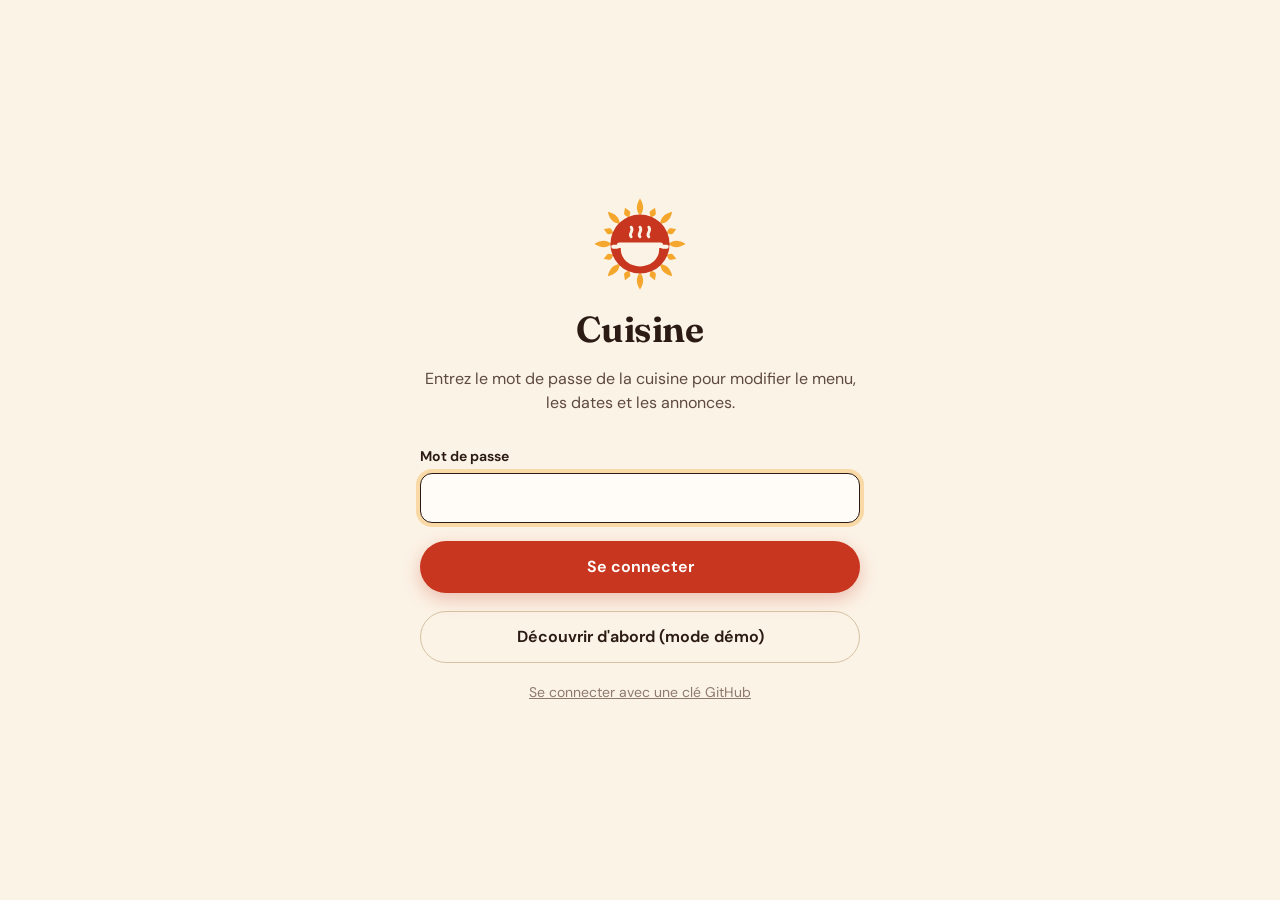
<file: admin.html>
<!doctype html>
<html lang="fr">
<head>
  <meta charset="utf-8">
  <meta name="viewport" content="width=device-width, initial-scale=1, viewport-fit=cover">
  <title>Cuisine · Chez Shashou</title>
  <meta name="robots" content="noindex">
  <meta name="theme-color" content="#FBF3E6">
  <link rel="icon" href="assets/img/icon.svg" type="image/svg+xml">
  <link rel="apple-touch-icon" href="assets/img/icon-180.png">
  <meta name="apple-mobile-web-app-capable" content="yes">
  <meta name="apple-mobile-web-app-title" content="Cuisine">
  <link rel="preconnect" href="https://fonts.googleapis.com">
  <link rel="preconnect" href="https://fonts.gstatic.com" crossorigin>
  <link href="https://fonts.googleapis.com/css2?family=DM+Sans:opsz,wght@9..40,400..700&family=Fraunces:ital,opsz,wght@0,9..144,400..800;1,9..144,400..700&display=swap" rel="stylesheet">
  <link rel="stylesheet" href="assets/css/brand.css">
  <link rel="stylesheet" href="assets/css/admin.css">
</head>
<body class="admin">
  <div id="admin"></div>
  <script type="module" src="assets/js/admin.js"></script>
</body>
</html>
</file>
<file: assets/css/brand.css>
/* ============================================================
   Chez Shashou: brand tokens + shared components
   Palette drawn from Haitian kitchens, tap-taps and metal art.
   ============================================================ */
:root {
  /* Core palette */
  --piman: #C8361F;        /* scotch-bonnet red: primary */
  --piman-deep: #A02716;
  --piman-tint: #F8DDD3;
  --lanme: #1D3B8B;        /* sea / flag blue: secondary */
  --lanme-tint: #DDE4F5;
  --mango: #F4A72C;        /* mango / sun: accent */
  --mango-tint: #FCE9C6;
  --fey: #2E6B4A;          /* plantain-leaf green: success, veg */
  --fey-tint: #DCEBDF;
  --kafe: #2B1B14;         /* coffee ink: text */
  --kafe-2: #5E4A3F;       /* secondary text */
  --kafe-3: #8E7A6D;       /* tertiary text */
  --lakou: #FBF3E6;        /* courtyard cream: page */
  --sab: #F3E6D0;          /* sand: sunken surfaces */
  --card: #FFFCF7;         /* raised surfaces */
  --line: #E8D9C1;
  --line-strong: #D6C2A3;

  /* Type */
  --font-display: "Fraunces", "Iowan Old Style", Georgia, serif;
  --font-body: "DM Sans", system-ui, -apple-system, "Segoe UI", sans-serif;

  /* Shape & depth */
  --r-xs: 8px; --r-sm: 12px; --r-md: 18px; --r-lg: 26px; --r-pill: 999px;
  --shadow-1: 0 1px 2px rgba(43,27,20,.06), 0 2px 8px rgba(43,27,20,.05);
  --shadow-2: 0 2px 6px rgba(43,27,20,.08), 0 12px 32px rgba(43,27,20,.12);
  --shadow-3: 0 -8px 40px rgba(43,27,20,.18);
  --ease: cubic-bezier(.2,.8,.2,1);

  /* Tap-tap stripe (signature motif) */
  --stripe: linear-gradient(90deg, var(--piman) 0 25%, var(--mango) 25% 50%, var(--fey) 50% 75%, var(--lanme) 75% 100%);

  color-scheme: light;
}

*, *::before, *::after { box-sizing: border-box; }
html { -webkit-text-size-adjust: 100%; scroll-behavior: smooth; }
body {
  margin: 0; background: var(--lakou); color: var(--kafe);
  font: 400 16px/1.5 var(--font-body);
  -webkit-font-smoothing: antialiased; -webkit-tap-highlight-color: transparent;
}
img { display: block; max-width: 100%; }
button, input, select, textarea { font: inherit; color: inherit; }
button { cursor: pointer; }
a { color: inherit; }
h1, h2, h3, h4 { font-family: var(--font-display); font-weight: 650; line-height: 1.1; margin: 0; letter-spacing: -.01em; font-optical-sizing: auto; }
p { margin: 0 0 .8em; }
p:last-child { margin-bottom: 0; }
.i { width: 20px; height: 20px; flex: none; }
.sr { position: absolute; width: 1px; height: 1px; overflow: hidden; clip: rect(0 0 0 0); white-space: nowrap; }
:focus-visible { outline: 3px solid var(--mango); outline-offset: 2px; border-radius: 6px; }

.eyebrow { font: 600 12px/1.2 var(--font-body); letter-spacing: .14em; text-transform: uppercase; color: var(--piman); }
.muted { color: var(--kafe-2); }
.faint { color: var(--kafe-3); }
.stripe { height: 6px; background: var(--stripe); border-radius: 3px; }

/* ---------- Buttons ---------- */
.btn {
  display: inline-flex; align-items: center; justify-content: center; gap: 10px;
  min-height: 52px; padding: 0 22px; border-radius: var(--r-pill);
  border: 0; font-weight: 650; font-size: 16px; text-decoration: none; white-space: nowrap;
  transition: transform .15s var(--ease), background .15s, box-shadow .15s;
}
.btn:active { transform: scale(.98); }
.btn-primary { background: var(--piman); color: #fff; box-shadow: 0 6px 18px rgba(200,54,31,.28); }
.btn-primary:hover { background: var(--piman-deep); }
.btn-dark { background: var(--kafe); color: var(--lakou); }
.btn-wa { background: #1F8F55; color: #fff; box-shadow: 0 6px 18px rgba(31,143,85,.25); }
.btn-wa:hover { background: #17784A; }
.btn-ghost { background: transparent; color: var(--kafe); border: 1.5px solid var(--line-strong); }
.btn-ghost:hover { background: var(--sab); }
.btn-soft { background: var(--sab); color: var(--kafe); }
.btn-block { width: 100%; }
.btn-sm { min-height: 40px; padding: 0 16px; font-size: 14px; }
.btn[disabled], .btn.is-disabled { opacity: .45; pointer-events: none; box-shadow: none; }
.btn .spacer { flex: 1; }

.icon-btn {
  width: 44px; height: 44px; border-radius: 50%; border: 0; display: inline-grid; place-items: center;
  background: var(--card); color: var(--kafe); box-shadow: var(--shadow-1); flex: none;
}
.icon-btn:active { transform: scale(.95); }
.icon-btn.plain { background: transparent; box-shadow: none; }
.icon-btn.on-photo { background: rgba(255,252,247,.92); backdrop-filter: blur(8px); }

/* ---------- Chips, pills, tags ---------- */
.chip {
  display: inline-flex; align-items: center; gap: 6px; min-height: 40px; padding: 0 16px;
  border-radius: var(--r-pill); border: 1.5px solid var(--line-strong); background: var(--card);
  font-weight: 600; font-size: 14px; white-space: nowrap; color: var(--kafe); text-decoration: none;
}
.chip[aria-pressed="true"], .chip.is-on { background: var(--kafe); border-color: var(--kafe); color: var(--lakou); }
.chip.is-off { opacity: .5; text-decoration: line-through; }
.tag {
  display: inline-flex; align-items: center; gap: 4px; padding: 3px 9px 3px 7px; border-radius: var(--r-pill);
  font-size: 12px; font-weight: 650; background: var(--sab); color: var(--kafe-2);
}
.tag .i { width: 13px; height: 13px; }
.tag-spicy { background: var(--piman-tint); color: var(--piman-deep); }
.tag-vegetarian, .tag-vegan { background: var(--fey-tint); color: var(--fey); }
.tag-popular, .tag-new { background: var(--mango-tint); color: #8A5300; }
.pill {
  display: inline-flex; align-items: center; gap: 6px; padding: 5px 12px; border-radius: var(--r-pill);
  font-size: 13px; font-weight: 650;
}
.pill::before { content: ""; width: 7px; height: 7px; border-radius: 50%; background: currentColor; }
.pill-open { background: var(--fey-tint); color: var(--fey); }
.pill-closed { background: var(--sab); color: var(--kafe-2); }
.pill-paused { background: var(--mango-tint); color: #8A5300; }

/* ---------- Cards ---------- */
.card { background: var(--card); border-radius: var(--r-md); box-shadow: var(--shadow-1); }

/* ---------- Form controls ---------- */
.field { display: grid; gap: 6px; }
.field > span, .label { font-size: 14px; font-weight: 650; color: var(--kafe); }
.field small, .hint { font-size: 13px; color: var(--kafe-3); }
.input, .select, .textarea {
  width: 100%; min-height: 50px; padding: 12px 14px; border-radius: var(--r-sm);
  border: 1.5px solid var(--line-strong); background: var(--card); font-size: 16px;
  transition: border-color .15s, box-shadow .15s;
}
.textarea { min-height: 96px; resize: vertical; line-height: 1.45; }
.input:focus, .select:focus, .textarea:focus { outline: none; border-color: var(--kafe); box-shadow: 0 0 0 4px rgba(244,167,44,.35); }
.input.is-invalid, .textarea.is-invalid { border-color: var(--piman); }
.select { appearance: none; background-image: url("data:image/svg+xml,%3Csvg xmlns='http://www.w3.org/2000/svg' width='20' height='20' viewBox='0 0 24 24' fill='none' stroke='%232B1B14' stroke-width='2' stroke-linecap='round'%3E%3Cpath d='m6 9 6 6 6-6'/%3E%3C/svg%3E"); background-repeat: no-repeat; background-position: right 12px center; padding-right: 40px; }
.err { color: var(--piman-deep); font-size: 13px; font-weight: 600; }

/* Option cards (radio) */
.options { display: grid; gap: 10px; }
.option {
  display: flex; gap: 12px; align-items: center; padding: 14px 16px; border-radius: var(--r-sm);
  border: 1.5px solid var(--line-strong); background: var(--card); cursor: pointer;
}
.option input { position: absolute; opacity: 0; pointer-events: none; }
.option .dot { width: 22px; height: 22px; border-radius: 50%; border: 2px solid var(--line-strong); flex: none; display: grid; place-items: center; }
.option:has(input:checked) { border-color: var(--kafe); box-shadow: 0 0 0 1px var(--kafe) inset; }
.option:has(input:checked) .dot { border-color: var(--piman); }
.option:has(input:checked) .dot::after { content: ""; width: 10px; height: 10px; border-radius: 50%; background: var(--piman); }
.option:has(input:focus-visible) { outline: 3px solid var(--mango); outline-offset: 2px; }
.option .grow { flex: 1; min-width: 0; }
.option b { display: block; font-weight: 650; }
.option small { color: var(--kafe-3); font-size: 13px; }

/* Switch */
.switch { position: relative; width: 50px; height: 30px; flex: none; }
.switch input { position: absolute; inset: 0; opacity: 0; margin: 0; cursor: pointer; z-index: 1; }
.switch span { position: absolute; inset: 0; border-radius: 99px; background: var(--line-strong); transition: background .2s; }
.switch span::after { content: ""; position: absolute; top: 3px; left: 3px; width: 24px; height: 24px; border-radius: 50%; background: #fff; box-shadow: 0 1px 3px rgba(0,0,0,.2); transition: transform .2s var(--ease); }
.switch input:checked + span { background: var(--fey); }
.switch input:checked + span::after { transform: translateX(20px); }
.switch input:focus-visible + span { outline: 3px solid var(--mango); outline-offset: 2px; }
.switch.danger input:checked + span { background: var(--piman); }

/* Stepper */
.stepper { display: inline-flex; align-items: center; gap: 2px; background: var(--sab); border-radius: var(--r-pill); padding: 4px; }
.stepper button { width: 38px; height: 38px; border-radius: 50%; border: 0; background: var(--card); display: grid; place-items: center; box-shadow: var(--shadow-1); }
.stepper button[disabled] { opacity: .4; }
.stepper output { min-width: 32px; text-align: center; font-weight: 700; font-variant-numeric: tabular-nums; }
.stepper.lg button { width: 46px; height: 46px; }
.stepper.lg output { min-width: 40px; font-size: 18px; }

/* ---------- Sheets (bottom sheet on phone, dialog on desktop) ---------- */
.scrim { position: fixed; inset: 0; background: rgba(43,27,20,.45); z-index: 50; opacity: 0; transition: opacity .25s; }
.scrim.in { opacity: 1; }
.sheet {
  position: fixed; left: 0; right: 0; bottom: 0; z-index: 51; max-height: 94dvh; overflow: auto; overscroll-behavior: contain;
  background: var(--lakou); border-radius: var(--r-lg) var(--r-lg) 0 0; box-shadow: var(--shadow-3);
  transform: translateY(100%); transition: transform .32s var(--ease);
  padding-bottom: env(safe-area-inset-bottom);
}
.sheet.in { transform: none; }
.sheet .grabber { width: 40px; height: 5px; border-radius: 3px; background: var(--line-strong); margin: 10px auto 0; }
@media (min-width: 760px) {
  .sheet { left: 50%; right: auto; bottom: auto; top: 50%; width: min(560px, 92vw); max-height: 88vh; border-radius: var(--r-lg); transform: translate(-50%, -46%) scale(.98); opacity: 0; transition: transform .28s var(--ease), opacity .2s; }
  .sheet.in { transform: translate(-50%, -50%); opacity: 1; }
  .sheet .grabber { display: none; }
}

/* ---------- Toast ---------- */
.toast {
  position: fixed; left: 50%; bottom: calc(96px + env(safe-area-inset-bottom)); transform: translate(-50%, 20px); z-index: 80;
  background: var(--kafe); color: var(--lakou); padding: 12px 18px; border-radius: var(--r-pill);
  font-weight: 600; font-size: 14px; display: flex; gap: 8px; align-items: center; box-shadow: var(--shadow-2);
  opacity: 0; transition: opacity .2s, transform .25s var(--ease); pointer-events: none; width: max-content; max-width: calc(100vw - 32px); text-align: center;
}
.toast.in { opacity: 1; transform: translate(-50%, 0); }
.toast .i { color: var(--mango); }

/* ---------- Photo placeholder (dish without a photo yet) ---------- */
.ph { position: relative; width: 100%; height: 100%; display: grid; place-items: center; overflow: hidden; }
.ph img { width: 34%; max-width: 110px; opacity: .2; }
.ph span { position: absolute; left: 0; right: 0; bottom: 10%; text-align: center; font: italic 600 clamp(16px, 4.6vw, 22px)/1 var(--font-display); padding: 0 10px; }
.ph::before { content: ""; position: absolute; inset: 0; background-image: radial-gradient(currentColor 1.2px, transparent 1.4px); background-size: 14px 14px; opacity: .12; }
.ph-red { background: var(--piman-tint); color: var(--piman-deep); }
.ph-blue { background: var(--lanme-tint); color: var(--lanme); }
.ph-mango { background: var(--mango-tint); color: #8A5300; }
.ph-green { background: var(--fey-tint); color: var(--fey); }

@media (prefers-reduced-motion: reduce) {
  *, *::before, *::after { transition-duration: .01ms !important; animation-duration: .01ms !important; scroll-behavior: auto !important; }
}
</file>
<file: assets/css/app.css>
/* ============ Storefront ============ */
.wrap { width: 100%; max-width: 1120px; margin: 0 auto; padding: 0 16px; }
.narrow { max-width: 640px; }

/* Top bar */
.topbar {
  position: sticky; top: 0; z-index: 30; background: color-mix(in srgb, var(--lakou) 88%, transparent);
  backdrop-filter: saturate(1.4) blur(14px); -webkit-backdrop-filter: saturate(1.4) blur(14px);
  border-bottom: 1px solid transparent; transition: border-color .2s;
}
.topbar.scrolled { border-bottom-color: var(--line); }
.topbar .wrap { display: flex; align-items: center; gap: 10px; height: 64px; }
.brand { display: flex; align-items: center; gap: 10px; text-decoration: none; margin-right: auto; min-width: 0; }
.brand .mark { width: 40px; height: 40px; }
.brand b { font: 700 21px/1 var(--font-display); letter-spacing: -.01em; white-space: nowrap; }
.brand small { display: block; font-size: 12px; color: var(--kafe-3); margin-top: 3px; white-space: nowrap; overflow: hidden; text-overflow: ellipsis; }
.topbar .icon-btn { box-shadow: none; background: var(--sab); }
.topbar .contact-btn { display: none; }
@media (min-width: 640px) { .topbar .contact-btn { display: inline-flex; } .topbar .contact-icon { display: none; } }

.preview-banner { background: var(--lanme); color: #fff; text-align: center; font-size: 13px; font-weight: 600; padding: 8px 16px; }

/* Hero */
.hero { position: relative; padding: 18px 0 8px; overflow: hidden; }
.hero .wrap { display: grid; gap: 18px; align-items: center; }
.hero h1 { font-size: clamp(40px, 11vw, 76px); font-weight: 700; line-height: .98; letter-spacing: -.025em; margin: 10px 0 14px; }
.hero h1 em { font-style: italic; font-weight: 500; color: var(--piman); }
.hero .lead { font-size: 17px; color: var(--kafe-2); max-width: 40ch; }
.hero-art { position: relative; aspect-ratio: 16 / 11; border-radius: var(--r-lg); overflow: hidden; box-shadow: var(--shadow-2); }
.hero-art img { width: 100%; height: 100%; object-fit: cover; }
.hero-art .sun { position: absolute; right: -28px; bottom: -28px; width: 120px; height: 120px; background: var(--lakou); border-radius: 50%; padding: 10px; box-shadow: var(--shadow-2); }
.hero-art .sun img { animation: spin 60s linear infinite; }
@keyframes spin { to { transform: rotate(360deg); } }
@media (min-width: 860px) {
  .hero { padding: 40px 0 24px; }
  .hero .wrap { grid-template-columns: 1.05fr 1fr; gap: 48px; }
  .hero-art .sun { width: 150px; height: 150px; right: -36px; bottom: -36px; }
}

/* "Ordering for" panel */
.when { margin-top: 18px; padding: 16px; display: grid; gap: 14px; position: relative; overflow: hidden; }
.when::before { content: ""; position: absolute; left: 0; right: 0; top: 0; height: 5px; background: var(--stripe); }
.when-head { display: flex; justify-content: space-between; align-items: center; gap: 10px; flex-wrap: wrap; }
.when-head h2 { font-size: 22px; }
.date-chips { display: flex; gap: 8px; overflow-x: auto; scrollbar-width: none; margin: 0 -16px; padding: 2px 16px; scroll-snap-type: x proximity; }
.date-chips::-webkit-scrollbar { display: none; }
.date-chip {
  scroll-snap-align: start; flex: none; display: grid; justify-items: center; gap: 1px; min-width: 66px; padding: 9px 12px 8px;
  border-radius: var(--r-sm); border: 1.5px solid var(--line-strong); background: var(--card); line-height: 1.1;
}
.date-chip small { font-size: 11px; font-weight: 700; text-transform: uppercase; letter-spacing: .08em; color: var(--kafe-3); }
.date-chip b { font: 700 22px/1.1 var(--font-display); }
.date-chip i { font-style: normal; font-size: 11px; font-weight: 600; color: var(--fey); }
.date-chip.closed i { color: var(--kafe-3); }
.date-chip[aria-pressed="true"] { background: var(--kafe); border-color: var(--kafe); color: var(--lakou); }
.date-chip[aria-pressed="true"] small, .date-chip[aria-pressed="true"] i { color: var(--mango); }
.when-detail { display: grid; gap: 8px; font-size: 15px; }
.when-detail div { display: flex; gap: 10px; align-items: flex-start; }
.when-detail .i { color: var(--piman); margin-top: 1px; }
.when-detail strong { font-weight: 650; }
.when-empty { display: grid; gap: 12px; }
.when-empty .row { display: flex; gap: 8px; flex-wrap: wrap; }

/* Announcements */
.news { display: grid; gap: 10px; margin-top: 14px; }
.notice { display: flex; gap: 12px; padding: 14px 14px 14px 16px; border-radius: var(--r-md); align-items: flex-start; }
.notice .i { margin-top: 2px; }
.notice b { display: block; font-weight: 700; margin-bottom: 2px; }
.notice p { font-size: 15px; }
.notice .grow { flex: 1; }
.notice .x { margin: -6px -6px 0 0; width: 34px; height: 34px; background: transparent; box-shadow: none; opacity: .6; }
.notice-highlight { background: var(--mango-tint); color: #5A3600; }
.notice-highlight .i { color: #B66A00; }
.notice-info { background: var(--lanme-tint); color: #142A63; }
.notice-important { background: var(--piman); color: #fff; }

/* Section headings */
.section { margin-top: 34px; }
.section-head { display: flex; align-items: end; justify-content: space-between; gap: 12px; margin-bottom: 14px; }
.section-head h2 { font-size: 28px; }
.section-head p { color: var(--kafe-3); font-size: 14px; margin: 4px 0 0; }

/* Featured carousel */
.rail { display: flex; gap: 12px; overflow-x: auto; scroll-snap-type: x mandatory; margin: 0 -16px; padding: 4px 16px 10px; scrollbar-width: none; }
.rail::-webkit-scrollbar { display: none; }
.feature {
  position: relative; flex: none; width: min(78vw, 360px); aspect-ratio: 4 / 5; border-radius: var(--r-lg); overflow: hidden;
  scroll-snap-align: start; border: 0; padding: 0; text-align: left; color: #fff; background: var(--kafe); box-shadow: var(--shadow-2);
}
.feature > img, .feature > .ph { position: absolute; inset: 0; width: 100%; height: 100%; object-fit: cover; }
.feature::after { content: ""; position: absolute; inset: 0; background: linear-gradient(180deg, rgba(43,27,20,0) 40%, rgba(43,27,20,.85) 100%); }
.feature .meta { position: absolute; left: 18px; right: 18px; bottom: 18px; z-index: 1; display: grid; gap: 4px; }
.feature h3 { font-size: 30px; color: #fff; }
.feature .meta span { opacity: .9; font-size: 15px; }
.feature .price-badge { position: absolute; top: 14px; right: 14px; z-index: 1; background: var(--lakou); color: var(--kafe); font-weight: 700; padding: 6px 12px; border-radius: var(--r-pill); font-size: 15px; }
.feature .flag { position: absolute; top: 14px; left: 14px; z-index: 1; }
@media (min-width: 860px) { .feature { width: 340px; } }

/* Category nav */
.catnav { position: sticky; top: 64px; z-index: 20; background: color-mix(in srgb, var(--lakou) 92%, transparent); backdrop-filter: blur(12px); -webkit-backdrop-filter: blur(12px); margin-top: 26px; }
.catnav .wrap { display: flex; gap: 8px; overflow-x: auto; padding-top: 10px; padding-bottom: 10px; scrollbar-width: none; }
.catnav .wrap::-webkit-scrollbar { display: none; }
.catnav .chip { min-height: 38px; }

/* Menu grid */
.cat { scroll-margin-top: 130px; padding-top: 18px; }
.cat h2 { font-size: 26px; margin-bottom: 14px; display: flex; align-items: center; gap: 10px; }
.cat h2::after { content: ""; flex: 1; height: 1.5px; background: var(--line); }
.grid { display: grid; grid-template-columns: repeat(2, minmax(0, 1fr)); gap: 14px 12px; }
@media (min-width: 700px) { .grid { grid-template-columns: repeat(3, minmax(0, 1fr)); gap: 22px 18px; } }
@media (min-width: 1040px) { .grid { grid-template-columns: repeat(4, minmax(0, 1fr)); } }

.dish { position: relative; display: grid; grid-template-columns: minmax(0, 1fr); gap: 10px; align-content: start; cursor: pointer; }
.dish-photo { position: relative; aspect-ratio: 1; border-radius: var(--r-md); overflow: hidden; background: var(--sab); box-shadow: var(--shadow-1); }
.dish-photo > img { width: 100%; height: 100%; object-fit: cover; transition: transform .5s var(--ease); }
.dish:hover .dish-photo > img { transform: scale(1.04); }
.dish-photo .flag { position: absolute; top: 8px; left: 8px; }
.dish-photo .flag .tag { background: rgba(255,252,247,.95); box-shadow: var(--shadow-1); }
.dish-body h3 { font-size: 19px; line-height: 1.15; }
.dish-body .sub { font-size: 14px; color: var(--kafe-3); margin: 2px 0 0; overflow: hidden; text-overflow: ellipsis; white-space: nowrap; }
.dish-foot { display: flex; align-items: center; justify-content: space-between; gap: 8px; margin-top: 6px; }
.price { font-weight: 700; font-size: 16px; }
.price small { font-weight: 500; color: var(--kafe-3); font-size: 13px; }
.add {
  position: absolute; right: 8px; top: calc(100% - 0px); width: 40px; height: 40px; border-radius: 50%; border: 0;
  display: grid; place-items: center; background: var(--card); color: var(--kafe); box-shadow: var(--shadow-2);
}
.dish-photo .add { top: auto; bottom: 8px; }
.add.has { background: var(--piman); color: #fff; font-weight: 700; font-size: 15px; }
.dish.is-out .dish-photo > img, .dish.is-out .dish-photo > .ph { filter: grayscale(1) opacity(.55); }
.dish.is-out .stamp, .dish.is-elsewhere .stamp {
  position: absolute; left: 50%; top: 50%; transform: translate(-50%, -50%) rotate(-8deg); white-space: nowrap;
  font: 700 13px/1 var(--font-body); letter-spacing: .12em; text-transform: uppercase; padding: 8px 12px; border-radius: 6px;
  background: var(--kafe); color: var(--lakou);
}
.dish.is-elsewhere .dish-photo > img, .dish.is-elsewhere .dish-photo > .ph { filter: saturate(.4) opacity(.7); }
.dish.is-elsewhere .stamp { background: var(--lanme); transform: translate(-50%, -50%); letter-spacing: .04em; text-transform: none; font-size: 13px; }

/* How it works */
.steps { display: grid; gap: 12px; counter-reset: s; }
.step { display: flex; gap: 14px; align-items: flex-start; padding: 16px; }
.step::before { counter-increment: s; content: counter(s); flex: none; width: 36px; height: 36px; border-radius: 50%; display: grid; place-items: center; background: var(--piman); color: #fff; font: 700 18px/1 var(--font-display); }
.step b { display: block; font-weight: 700; }
.step p { color: var(--kafe-2); font-size: 15px; }
@media (min-width: 860px) { .steps { grid-template-columns: repeat(3, 1fr); } }

/* Footer */
.foot { margin-top: 56px; background: var(--kafe); color: var(--lakou); padding: 36px 0 calc(120px + env(safe-area-inset-bottom)); position: relative; }
.foot::before { content: ""; position: absolute; top: 0; left: 0; right: 0; height: 6px; background: var(--stripe); }
.foot .wrap { display: grid; gap: 18px; }
.foot .brand b { color: var(--lakou); }
.foot .brand small { color: #CDB8A6; }
.foot p { color: #CDB8A6; font-size: 14px; }
.foot .socials { display: flex; gap: 10px; flex-wrap: wrap; }
.foot .socials a { width: 44px; height: 44px; border-radius: 50%; display: grid; place-items: center; background: rgba(251,243,230,.1); color: var(--lakou); }
.foot .tiny { font-size: 12px; color: #9C8676; display: flex; gap: 14px; flex-wrap: wrap; }
.foot .tiny a { color: inherit; }

/* Bag bar */
.bagbar {
  position: fixed; left: 0; right: 0; bottom: 0; z-index: 40; padding: 12px 16px calc(12px + env(safe-area-inset-bottom));
  pointer-events: none; transform: translateY(130%); visibility: hidden; transition: transform .35s var(--ease), visibility 0s .35s;
}
.bagbar.in { transform: none; visibility: visible; transition: transform .35s var(--ease); }
.bagbar a {
  pointer-events: auto; max-width: 560px; margin: 0 auto; display: flex; align-items: center; gap: 12px; min-height: 60px; padding: 0 10px 0 10px;
  border-radius: var(--r-pill); background: var(--piman); color: #fff; text-decoration: none; font-weight: 700; box-shadow: 0 10px 30px rgba(200,54,31,.38);
}
.bagbar .count { width: 40px; height: 40px; border-radius: 50%; display: grid; place-items: center; background: rgba(255,255,255,.18); font-variant-numeric: tabular-nums; }
.bagbar .lbl { flex: 1; }
.bagbar .tot { background: var(--lakou); color: var(--kafe); padding: 9px 16px; border-radius: var(--r-pill); font-variant-numeric: tabular-nums; }
.bagbar.bump a { animation: bump .4s var(--ease); }
@keyframes bump { 40% { transform: scale(1.03); } }

/* Dish sheet */
.dsheet .photo { position: relative; aspect-ratio: 4 / 3; background: var(--sab); }
.dsheet .photo > img, .dsheet .photo > .ph { width: 100%; height: 100%; object-fit: cover; }
.dsheet .photo .icon-btn { position: absolute; top: 14px; right: 14px; }
.dsheet .grabber { position: absolute; top: 0; left: 50%; transform: translateX(-50%); background: rgba(255,255,255,.8); z-index: 1; }
.dsheet .body { padding: 20px 20px 8px; display: grid; gap: 14px; }
.dsheet h2 { font-size: 34px; }
.dsheet .sub { font: italic 500 18px/1.3 var(--font-display); color: var(--kafe-2); margin-top: 4px; }
.dsheet .tags { display: flex; gap: 6px; flex-wrap: wrap; }
.dsheet .pricebig { font: 700 22px/1 var(--font-body); }
.dsheet .pricebig small { font-size: 15px; font-weight: 500; color: var(--kafe-3); }
.dsheet .desc { color: var(--kafe-2); font-size: 16px; line-height: 1.55; }
.dsheet .avail { display: flex; gap: 10px; align-items: flex-start; padding: 12px 14px; border-radius: var(--r-sm); background: var(--sab); font-size: 14px; }
.dsheet .avail .i { color: var(--lanme); }
.sheet-foot {
  position: sticky; bottom: 0; display: flex; gap: 12px; align-items: center; padding: 14px 20px calc(14px + env(safe-area-inset-bottom));
  background: linear-gradient(180deg, rgba(251,243,230,0), var(--lakou) 22%); z-index: 2;
}
.sheet-foot .btn { flex: 1; }

/* Contact sheet */
.csheet { padding: 8px 20px 24px; }
.csheet h2 { font-size: 28px; margin: 14px 0 4px; }
.csheet > p { color: var(--kafe-2); }
.clist { display: grid; gap: 10px; margin-top: 16px; }
.crow { display: flex; align-items: center; gap: 14px; padding: 14px; border-radius: var(--r-md); background: var(--card); box-shadow: var(--shadow-1); text-decoration: none; }
.crow .ico { width: 46px; height: 46px; border-radius: 50%; display: grid; place-items: center; flex: none; }
.crow .grow { flex: 1; min-width: 0; }
.crow b { display: block; }
.crow small { color: var(--kafe-3); font-size: 14px; }
.crow > .i { color: var(--kafe-3); }
.ico-wa { background: #DDF2E5; color: #1F8F55; }
.ico-sms { background: var(--lanme-tint); color: var(--lanme); }
.ico-tel { background: var(--mango-tint); color: #8A5300; }
.ico-ig { background: var(--piman-tint); color: var(--piman); }
.ico-mail { background: var(--sab); color: var(--kafe); }

/* Pages (order, sent, about) */
.pagebar { position: sticky; top: 0; z-index: 30; background: color-mix(in srgb, var(--lakou) 90%, transparent); backdrop-filter: blur(14px); -webkit-backdrop-filter: blur(14px); }
.pagebar .wrap { display: flex; align-items: center; gap: 8px; height: 64px; }
.pagebar h1 { font-size: 22px; flex: 1; text-align: center; }
.pagebar .ghost-link { background: none; border: 0; color: var(--piman); font-weight: 650; padding: 8px; min-width: 44px; }
.pagebar .icon-btn { box-shadow: none; background: var(--sab); }

.block { margin-top: 26px; }
.block > h2 { font-size: 22px; margin-bottom: 12px; display: flex; align-items: baseline; gap: 10px; }
.block > h2 small { font: 500 14px var(--font-body); color: var(--kafe-3); }

.lines { padding: 6px 14px; }
.line { display: grid; grid-template-columns: 64px 1fr auto; gap: 12px; align-items: center; padding: 12px 0; border-bottom: 1px solid var(--line); }
.line:last-child { border-bottom: 0; }
.line .thumb { width: 64px; height: 64px; border-radius: var(--r-sm); overflow: hidden; background: var(--sab); }
.line .thumb > img, .line .thumb > .ph { width: 100%; height: 100%; object-fit: cover; }
.line .thumb .ph span { display: none; }
.line .thumb .ph img { width: 60%; }
.line b { display: block; font-weight: 700; line-height: 1.2; }
.line small { display: block; color: var(--kafe-3); font-size: 13px; }
.line .note { color: var(--kafe-2); font-style: italic; }
.line .warn { color: var(--piman-deep); font-weight: 600; font-style: normal; }
.line .right { display: grid; justify-items: end; gap: 6px; }
.line .right .stepper button { width: 32px; height: 32px; }
.line .right .stepper output { min-width: 24px; }
.add-more { display: inline-flex; align-items: center; gap: 6px; margin-top: 12px; color: var(--piman); font-weight: 650; text-decoration: none; }

.summary { padding: 16px; display: grid; gap: 8px; }
.summary .row { display: flex; justify-content: space-between; color: var(--kafe-2); }
.summary .row.total { color: var(--kafe); font-weight: 700; font-size: 20px; padding-top: 10px; border-top: 1.5px dashed var(--line-strong); margin-top: 4px; }
.payment { display: flex; gap: 10px; padding: 14px; border-radius: var(--r-sm); background: var(--fey-tint); color: var(--fey); font-size: 14px; font-weight: 600; margin-top: 12px; }

.send { display: grid; gap: 10px; margin-top: 22px; }
.fine { font-size: 13px; color: var(--kafe-3); text-align: center; margin-top: 12px; }
.errbox { background: var(--piman-tint); color: var(--piman-deep); padding: 12px 14px; border-radius: var(--r-sm); font-size: 14px; font-weight: 600; margin-top: 16px; }

.empty { text-align: center; padding: 48px 16px; display: grid; justify-items: center; gap: 12px; }
.empty img { width: 96px; opacity: .9; }
.empty h2 { font-size: 28px; }

/* Sent */
.sent { text-align: center; padding: 28px 0 60px; display: grid; justify-items: center; gap: 12px; }
.sent .burst { width: 140px; height: 140px; position: relative; margin-bottom: 4px; }
.sent .burst img { width: 100%; animation: pop .7s var(--ease) both, spin 40s linear .7s infinite; }
@keyframes pop { from { transform: scale(.4) rotate(-40deg); opacity: 0; } }
.sent h1 { font-size: clamp(34px, 9vw, 48px); }
.sent .lead { color: var(--kafe-2); max-width: 36ch; }
.receipt { width: 100%; text-align: left; padding: 18px; margin-top: 8px; position: relative; }
.receipt .code { font: 700 13px var(--font-body); letter-spacing: .12em; color: var(--piman); }
.receipt .rline { display: flex; justify-content: space-between; gap: 12px; padding: 6px 0; font-size: 15px; }
.receipt .rmeta { display: grid; gap: 6px; padding: 12px 0; margin: 10px 0; border-top: 1.5px dashed var(--line-strong); border-bottom: 1.5px dashed var(--line-strong); font-size: 14px; color: var(--kafe-2); }
.receipt .rmeta div { display: flex; gap: 8px; align-items: center; }
.receipt .rmeta .i { width: 16px; height: 16px; color: var(--piman); }
.sent .actions { width: 100%; display: grid; gap: 10px; margin-top: 8px; }
.textlink { background: none; border: 0; color: var(--piman); font-weight: 650; text-decoration: underline; text-underline-offset: 3px; padding: 10px; }

/* About */
.about-photo { aspect-ratio: 16 / 10; border-radius: var(--r-lg); overflow: hidden; box-shadow: var(--shadow-2); margin-top: 8px; }
.about-photo img { width: 100%; height: 100%; object-fit: cover; }
.about h1 { font-size: clamp(36px, 10vw, 56px); margin: 20px 0 14px; }
.about .story { font-size: 17px; color: var(--kafe-2); line-height: 1.6; }
.dates-list { padding: 4px 16px; }
.dates-list .drow { display: flex; align-items: center; gap: 14px; padding: 14px 0; border-bottom: 1px solid var(--line); }
.dates-list .drow:last-child { border-bottom: 0; }
.dates-list .cal { width: 52px; flex: none; text-align: center; border-radius: var(--r-sm); overflow: hidden; background: var(--card); box-shadow: var(--shadow-1); }
.dates-list .cal small { display: block; background: var(--piman); color: #fff; font-size: 11px; font-weight: 700; letter-spacing: .08em; text-transform: uppercase; padding: 3px 0; }
.dates-list .cal b { display: block; font: 700 22px/1.4 var(--font-display); }
.dates-list .grow { flex: 1; min-width: 0; }
.dates-list .grow small { display: block; color: var(--kafe-3); font-size: 14px; }

.loading { min-height: 70vh; display: grid; place-items: center; }
.loading img { width: 72px; animation: spin 3s linear infinite; }
</file>
<file: assets/css/admin.css>
/* ============ Kitchen editor ============ */
body.admin { background: var(--lakou); min-height: 100dvh; }
.a-wrap { max-width: 720px; margin: 0 auto; padding: 0 16px; }

.a-top { position: sticky; top: 0; z-index: 30; background: color-mix(in srgb, var(--lakou) 90%, transparent); backdrop-filter: blur(14px); -webkit-backdrop-filter: blur(14px); border-bottom: 1px solid var(--line); }
.a-top .a-wrap { display: flex; align-items: center; gap: 10px; height: 62px; }
.a-top .mark { width: 36px; height: 36px; }
.a-top .ttl { margin-right: auto; line-height: 1.1; }
.a-top .ttl b { font: 700 19px var(--font-display); display: block; }
.a-top .ttl small { color: var(--kafe-3); font-size: 12px; }
.a-top .icon-btn { background: var(--sab); box-shadow: none; }
.pub { position: relative; }
.pub .dot { position: absolute; top: -3px; right: -3px; width: 14px; height: 14px; border-radius: 50%; background: var(--mango); border: 2.5px solid var(--lakou); }

.a-main { padding: 18px 0 calc(110px + env(safe-area-inset-bottom)); }
.a-h1 { display: flex; align-items: end; justify-content: space-between; gap: 12px; margin-bottom: 16px; }
.a-h1 h1 { font-size: 32px; }
.a-h1 p { color: var(--kafe-3); font-size: 14px; margin: 4px 0 0; }

.unsaved { display: flex; align-items: center; gap: 10px; padding: 12px 14px; border-radius: var(--r-md); background: var(--mango-tint); color: #5A3600; font-size: 14px; font-weight: 600; margin-bottom: 16px; }
.unsaved .grow { flex: 1; }
.unsaved .btn { min-height: 38px; }

/* Tab bar */
.tabbar { position: fixed; left: 0; right: 0; bottom: 0; z-index: 35; background: var(--card); border-top: 1px solid var(--line); padding-bottom: env(safe-area-inset-bottom); }
.tabbar .a-wrap { display: grid; grid-template-columns: repeat(4, 1fr); }
.tabbar button { border: 0; background: none; display: grid; justify-items: center; gap: 3px; padding: 10px 0 8px; font-size: 12px; font-weight: 650; color: var(--kafe-3); position: relative; }
.tabbar button .i { width: 22px; height: 22px; }
.tabbar button[aria-current="page"] { color: var(--piman); }
.tabbar button[aria-current="page"]::before { content: ""; position: absolute; top: 0; left: 30%; right: 30%; height: 3px; border-radius: 0 0 3px 3px; background: var(--piman); }

/* Lists */
.group { margin-top: 22px; }
.group > h2 { font: 700 13px var(--font-body); letter-spacing: .1em; text-transform: uppercase; color: var(--kafe-3); margin: 0 4px 8px; display: flex; justify-content: space-between; align-items: center; }
.group > h2 button { font: 650 13px var(--font-body); letter-spacing: 0; text-transform: none; color: var(--piman); background: none; border: 0; padding: 4px; }
.list { background: var(--card); border-radius: var(--r-md); box-shadow: var(--shadow-1); overflow: hidden; }
.item { display: flex; align-items: center; gap: 12px; padding: 12px 14px; border-bottom: 1px solid var(--line); min-height: 64px; background: none; border-left: 0; border-right: 0; border-top: 0; width: 100%; text-align: left; }
.item:last-child { border-bottom: 0; }
.item.tap { cursor: pointer; }
.item.tap:active { background: var(--sab); }
.item .thumb { width: 56px; height: 56px; border-radius: var(--r-sm); overflow: hidden; flex: none; background: var(--sab); }
.item .thumb > img, .item .thumb > .ph { width: 100%; height: 100%; object-fit: cover; }
.item .thumb .ph span { display: none; }
.item .thumb .ph img { width: 60%; }
.item .grow { flex: 1; min-width: 0; }
.item b { display: block; font-weight: 700; overflow: hidden; text-overflow: ellipsis; white-space: nowrap; }
.item small { display: block; color: var(--kafe-3); font-size: 13px; overflow: hidden; text-overflow: ellipsis; white-space: nowrap; }
.item .badges { display: flex; gap: 4px; flex-wrap: wrap; margin-top: 4px; }
.item .badges .tag { font-size: 11px; padding: 2px 8px; }
.item.is-muted .thumb, .item.is-muted b { opacity: .45; }
.item .sw { display: grid; justify-items: center; gap: 2px; font-size: 11px; color: var(--kafe-3); font-weight: 600; }
.item .chev { color: var(--line-strong); }
.badge-out { background: var(--kafe) !important; color: var(--lakou) !important; }
.badge-hidden { background: var(--line) !important; }

.cal { width: 50px; flex: none; text-align: center; border-radius: var(--r-sm); overflow: hidden; background: var(--lakou); border: 1px solid var(--line); }
.cal small { display: block; background: var(--piman); color: #fff !important; font-size: 10px !important; font-weight: 700; letter-spacing: .08em; text-transform: uppercase; padding: 2px 0; }
.cal b { font: 700 20px/1.5 var(--font-display) !important; }
.item.past .cal small { background: var(--kafe-3); }

.add-row { display: flex; gap: 8px; flex-wrap: wrap; }
.fab {
  position: fixed; right: max(16px, calc(50% - 344px)); bottom: calc(84px + env(safe-area-inset-bottom)); z-index: 36;
  display: inline-flex; align-items: center; gap: 8px; min-height: 56px; padding: 0 22px 0 18px; border-radius: var(--r-pill); border: 0;
  background: var(--piman); color: #fff; font-weight: 700; box-shadow: 0 10px 28px rgba(200,54,31,.38);
}

.empty-card { text-align: center; padding: 32px 18px; display: grid; justify-items: center; gap: 10px; }
.empty-card img { width: 64px; }
.empty-card h3 { font-size: 22px; }
.empty-card p { color: var(--kafe-2); max-width: 34ch; }

/* Editor sheet */
.ed { display: flex; flex-direction: column; min-height: 100%; }
.ed-head { position: sticky; top: 0; z-index: 3; display: flex; align-items: center; gap: 8px; padding: 12px 14px; background: var(--lakou); border-bottom: 1px solid var(--line); }
.ed-head h2 { flex: 1; font-size: 20px; text-align: center; }
.ed-head .icon-btn { background: var(--sab); box-shadow: none; width: 40px; height: 40px; }
.ed-body { padding: 18px 18px 24px; display: grid; gap: 18px; }
.ed-foot { position: sticky; bottom: 0; display: flex; gap: 10px; padding: 12px 18px calc(12px + env(safe-area-inset-bottom)); background: var(--lakou); border-top: 1px solid var(--line); z-index: 3; }
.ed-foot .btn-primary { flex: 1; }
.sheet.full { top: 0; max-height: 100dvh; border-radius: 0; }
@media (min-width: 760px) { .sheet.full { top: 50%; max-height: 90vh; border-radius: var(--r-lg); } }

.row2 { display: grid; grid-template-columns: 1fr 1fr; gap: 12px; }
.chips { display: flex; flex-wrap: wrap; gap: 8px; }
.chips .chip { min-height: 38px; padding: 0 14px; }
.presets { display: flex; flex-wrap: wrap; gap: 6px; margin-top: 4px; }
.presets button { border: 0; background: var(--sab); border-radius: var(--r-pill); padding: 6px 12px; font-size: 13px; font-weight: 600; color: var(--kafe-2); }

.toggle-row { display: flex; align-items: center; gap: 14px; padding: 14px 16px; border-bottom: 1px solid var(--line); }
.toggle-row:last-child { border-bottom: 0; }
.toggle-row .grow { flex: 1; }
.toggle-row b { display: block; font-weight: 650; }
.toggle-row small { color: var(--kafe-3); font-size: 13px; }

.photo-pick { position: relative; aspect-ratio: 4 / 3; border-radius: var(--r-md); overflow: hidden; background: var(--sab); border: 2px dashed var(--line-strong); display: grid; place-items: center; text-align: center; cursor: pointer; }
.photo-pick.has { border-style: solid; border-color: transparent; }
.photo-pick > img { position: absolute; inset: 0; width: 100%; height: 100%; object-fit: cover; }
.photo-pick .cta { display: grid; justify-items: center; gap: 6px; color: var(--kafe-2); font-weight: 650; }
.photo-pick .cta .i { width: 34px; height: 34px; color: var(--piman); }
.photo-pick input { position: absolute; inset: 0; opacity: 0; cursor: pointer; }
.photo-pick .over { position: absolute; left: 10px; bottom: 10px; right: 10px; display: flex; gap: 8px; justify-content: space-between; z-index: 1; pointer-events: none; }
.photo-pick .over > * { pointer-events: auto; }
.photo-pick .over .pill-btn { display: inline-flex; gap: 6px; align-items: center; padding: 8px 14px; border-radius: var(--r-pill); background: rgba(255,252,247,.94); font-weight: 650; font-size: 14px; border: 0; box-shadow: var(--shadow-1); }
.photo-pick.busy::after { content: "Uploading…"; position: absolute; inset: 0; display: grid; place-items: center; background: rgba(251,243,230,.8); font-weight: 700; }
.photo-sm { aspect-ratio: 16 / 9; }

.tone-opts { display: grid; grid-template-columns: repeat(3, 1fr); gap: 8px; }
.tone-opts label { position: relative; border-radius: var(--r-sm); padding: 12px 8px; text-align: center; font-weight: 650; font-size: 14px; cursor: pointer; border: 2px solid transparent; }
.tone-opts input { position: absolute; opacity: 0; }
.tone-opts label:has(input:checked) { border-color: var(--kafe); }
.tone-opts label:has(input:focus-visible) { outline: 3px solid var(--mango); }

.danger-link { background: none; border: 0; color: var(--piman-deep); font-weight: 650; display: inline-flex; gap: 6px; align-items: center; padding: 10px 0; }

.fulf { display: grid; gap: 10px; }
.fulf .card { padding: 14px; display: grid; gap: 10px; }

/* Connect screen */
.connect { min-height: 100dvh; display: grid; place-items: center; padding: 24px 16px; }
.connect .box { width: 100%; max-width: 440px; display: grid; gap: 18px; }
.connect .hero-mark { width: 96px; margin: 0 auto; }
.connect h1 { font-size: 36px; text-align: center; }
.connect .lead { text-align: center; color: var(--kafe-2); }
.connect details { background: var(--card); border-radius: var(--r-md); padding: 14px 16px; box-shadow: var(--shadow-1); }
.connect summary { font-weight: 650; cursor: pointer; }
.connect ol { padding-left: 20px; margin: 12px 0 0; display: grid; gap: 8px; color: var(--kafe-2); font-size: 15px; }
.connect code { background: var(--sab); padding: 1px 6px; border-radius: 6px; font-size: 14px; }

.done { text-align: center; padding: 28px 22px calc(28px + env(safe-area-inset-bottom)); display: grid; justify-items: center; gap: 12px; }
.done img { width: 110px; animation: spin 30s linear infinite; }
@keyframes spin { to { transform: rotate(360deg); } }
.done h2 { font-size: 30px; }
.done p { color: var(--kafe-2); }
.done .btn { width: 100%; }
.progress { width: 100%; height: 8px; border-radius: 4px; background: var(--sab); overflow: hidden; }
.progress i { display: block; height: 100%; width: 30%; background: var(--stripe); animation: prog 1.2s ease-in-out infinite; }
@keyframes prog { 0% { transform: translateX(-100%); } 100% { transform: translateX(340%); } }
.admin .toast { bottom: calc(156px + env(safe-area-inset-bottom)); }
</file>
